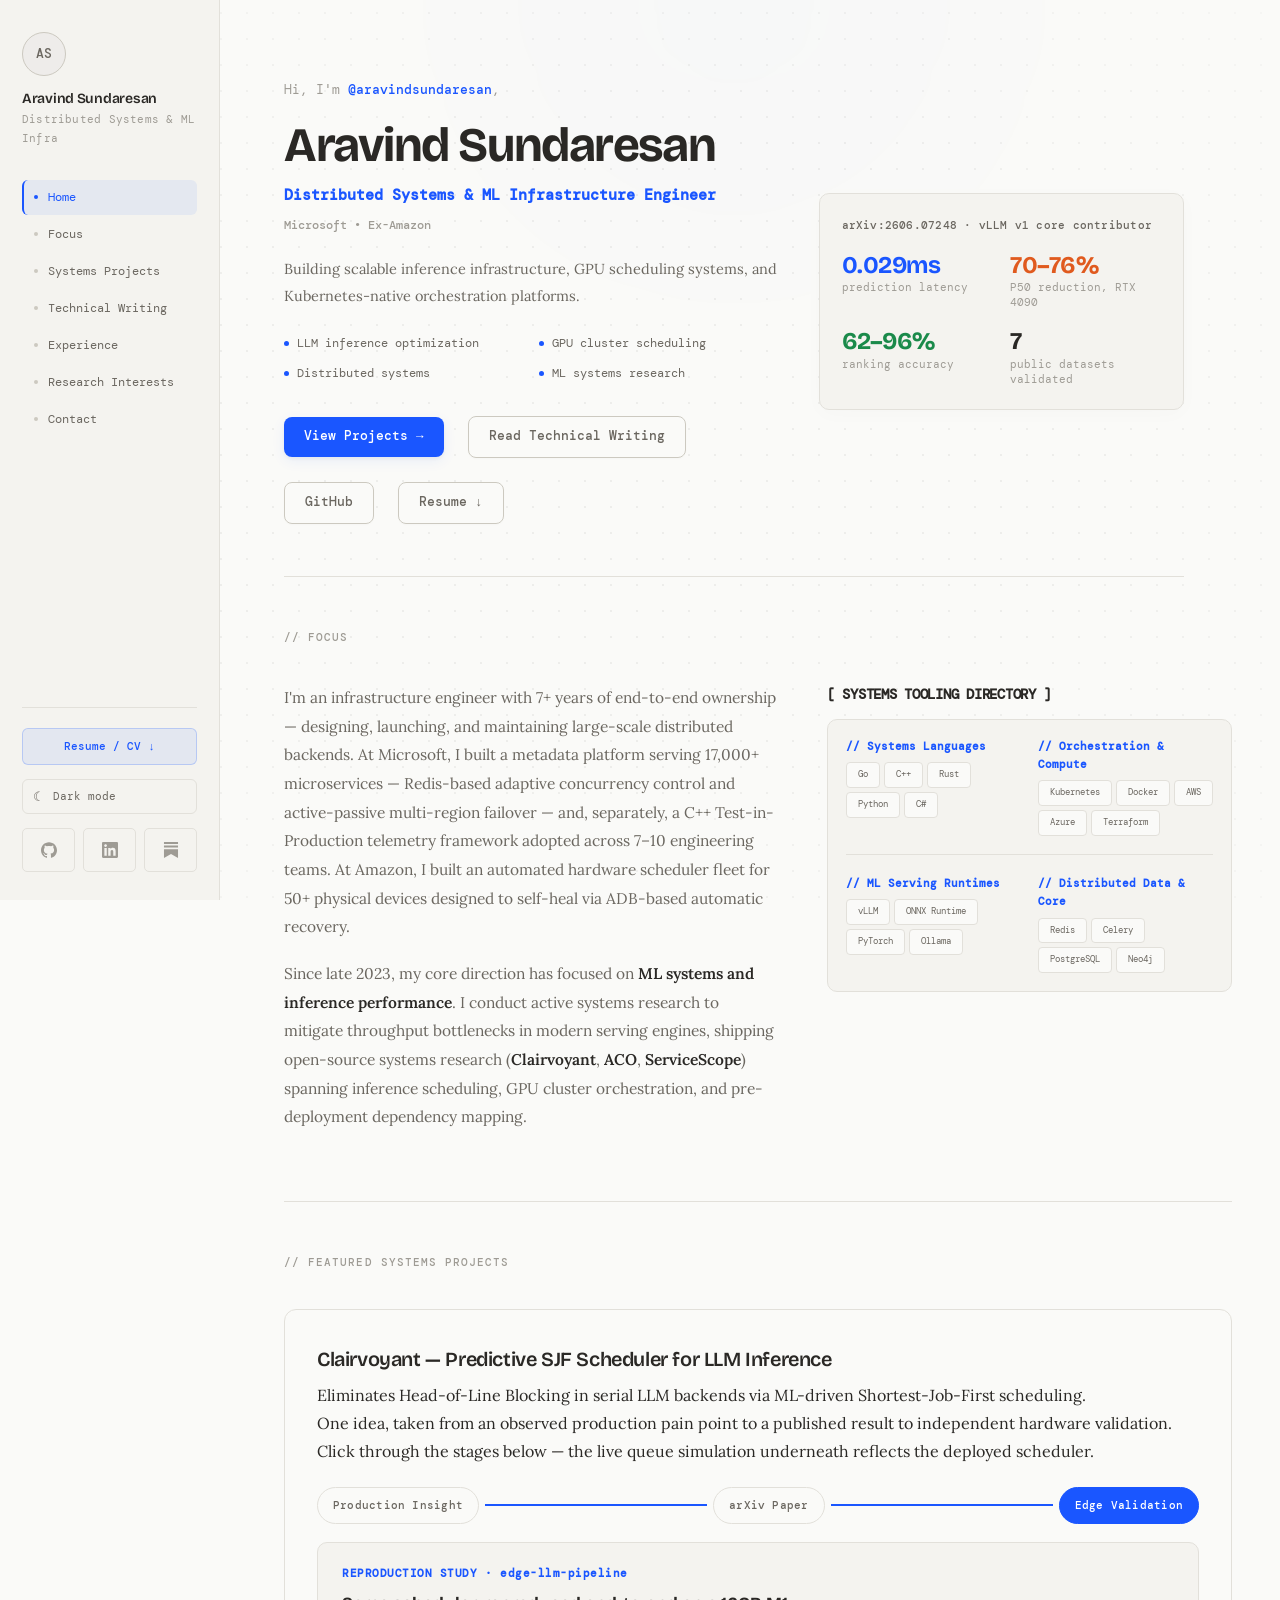
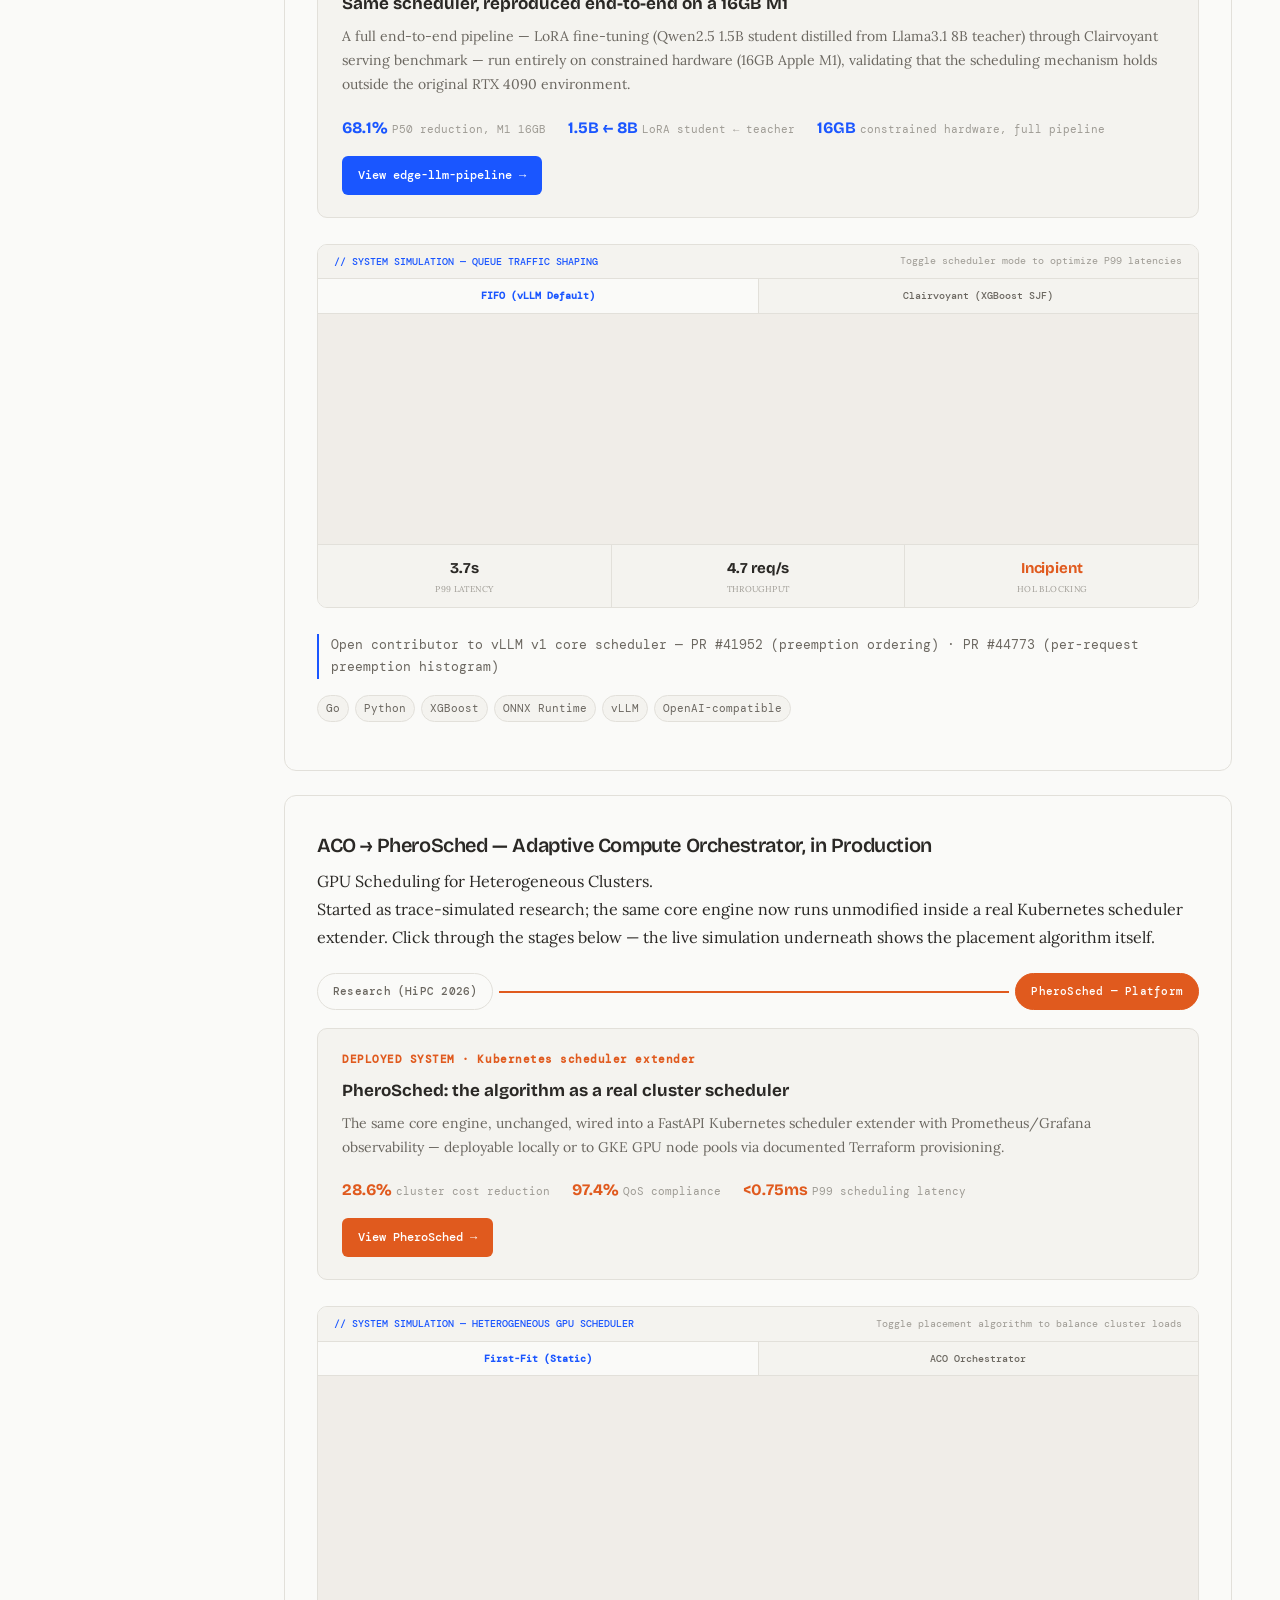
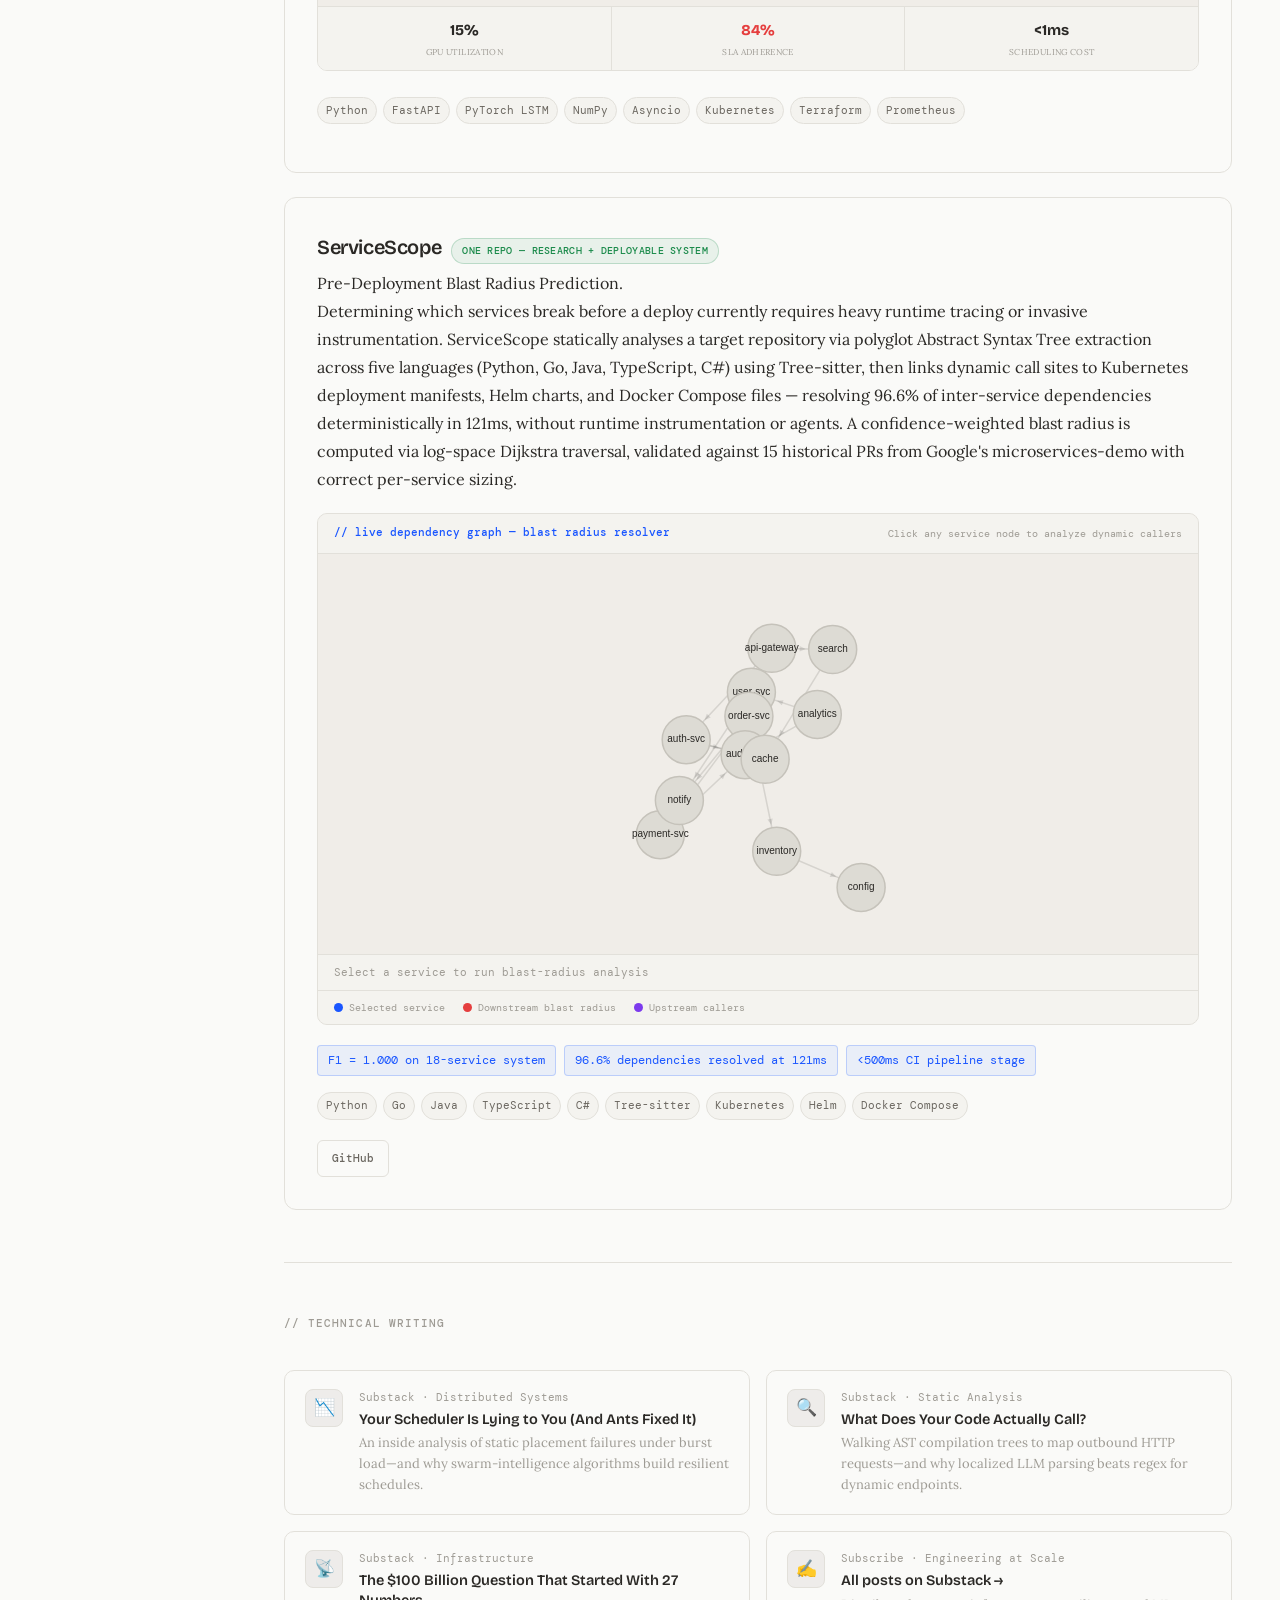
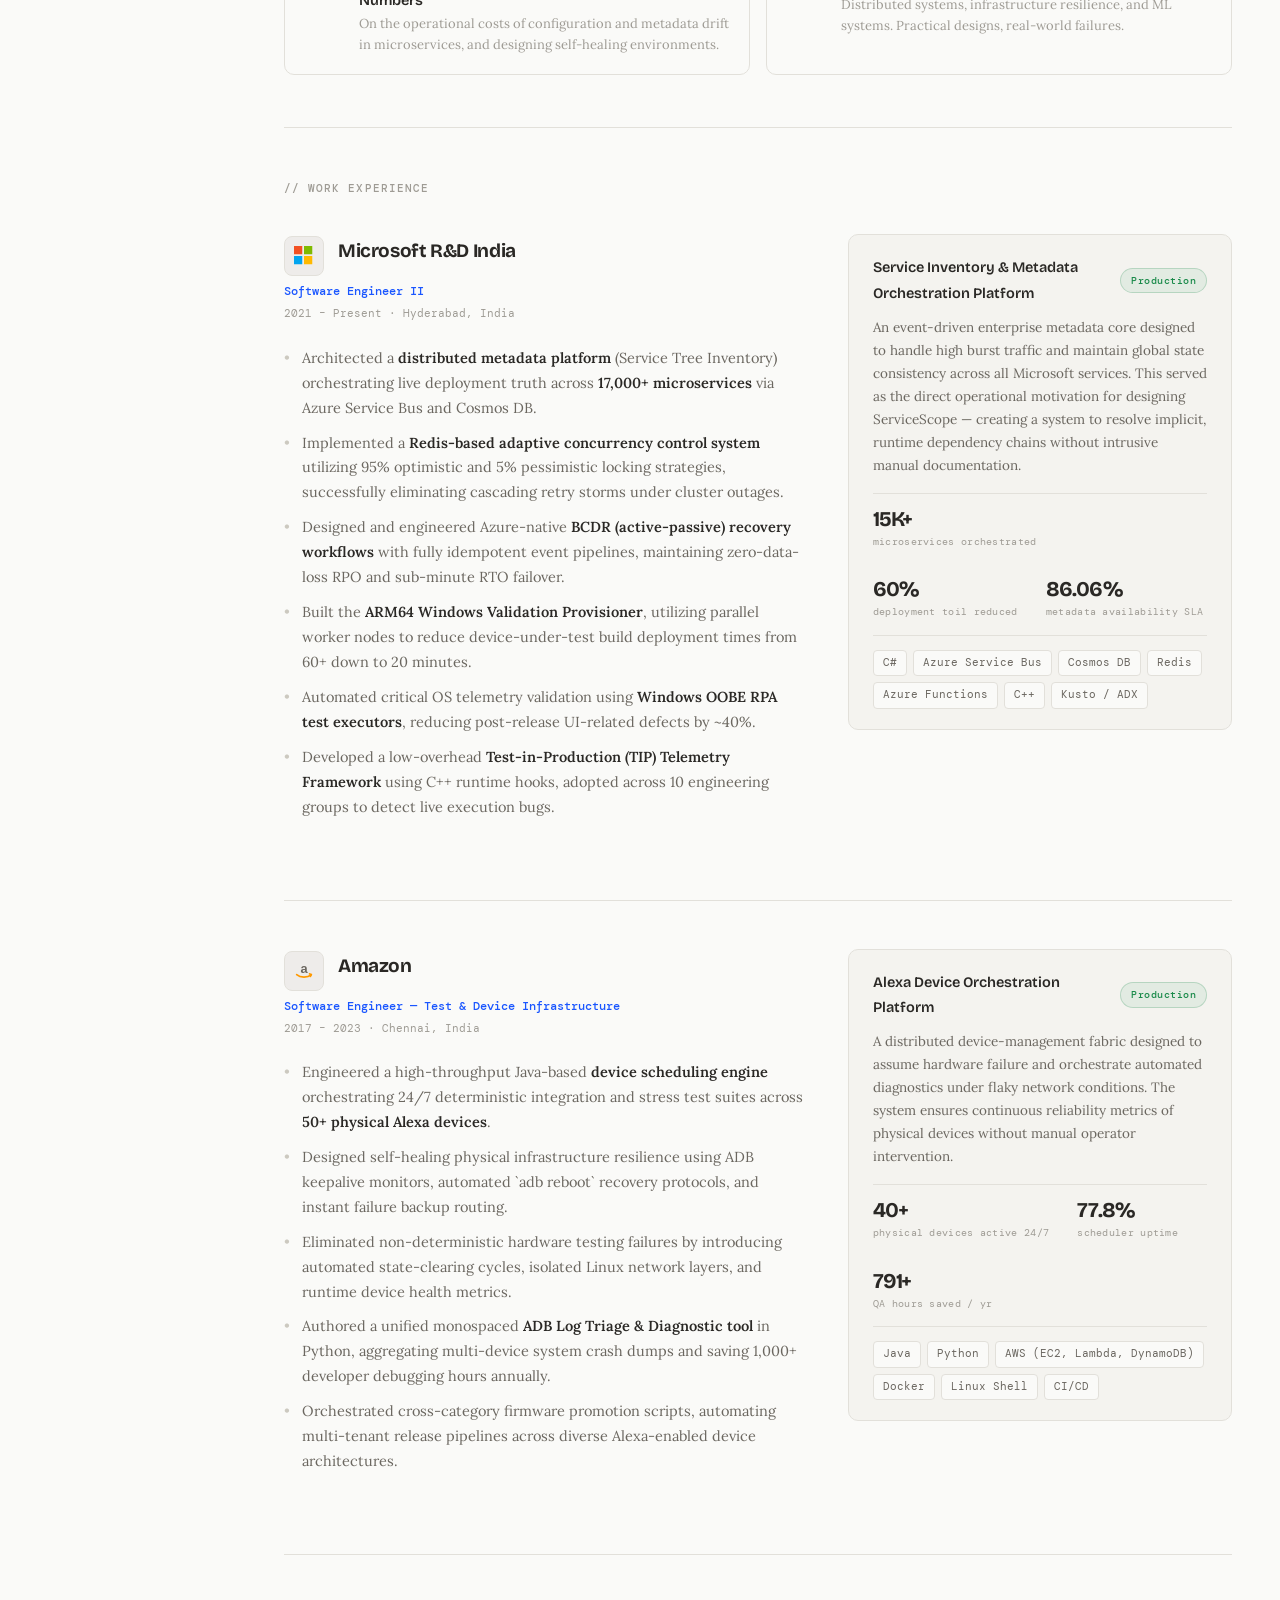
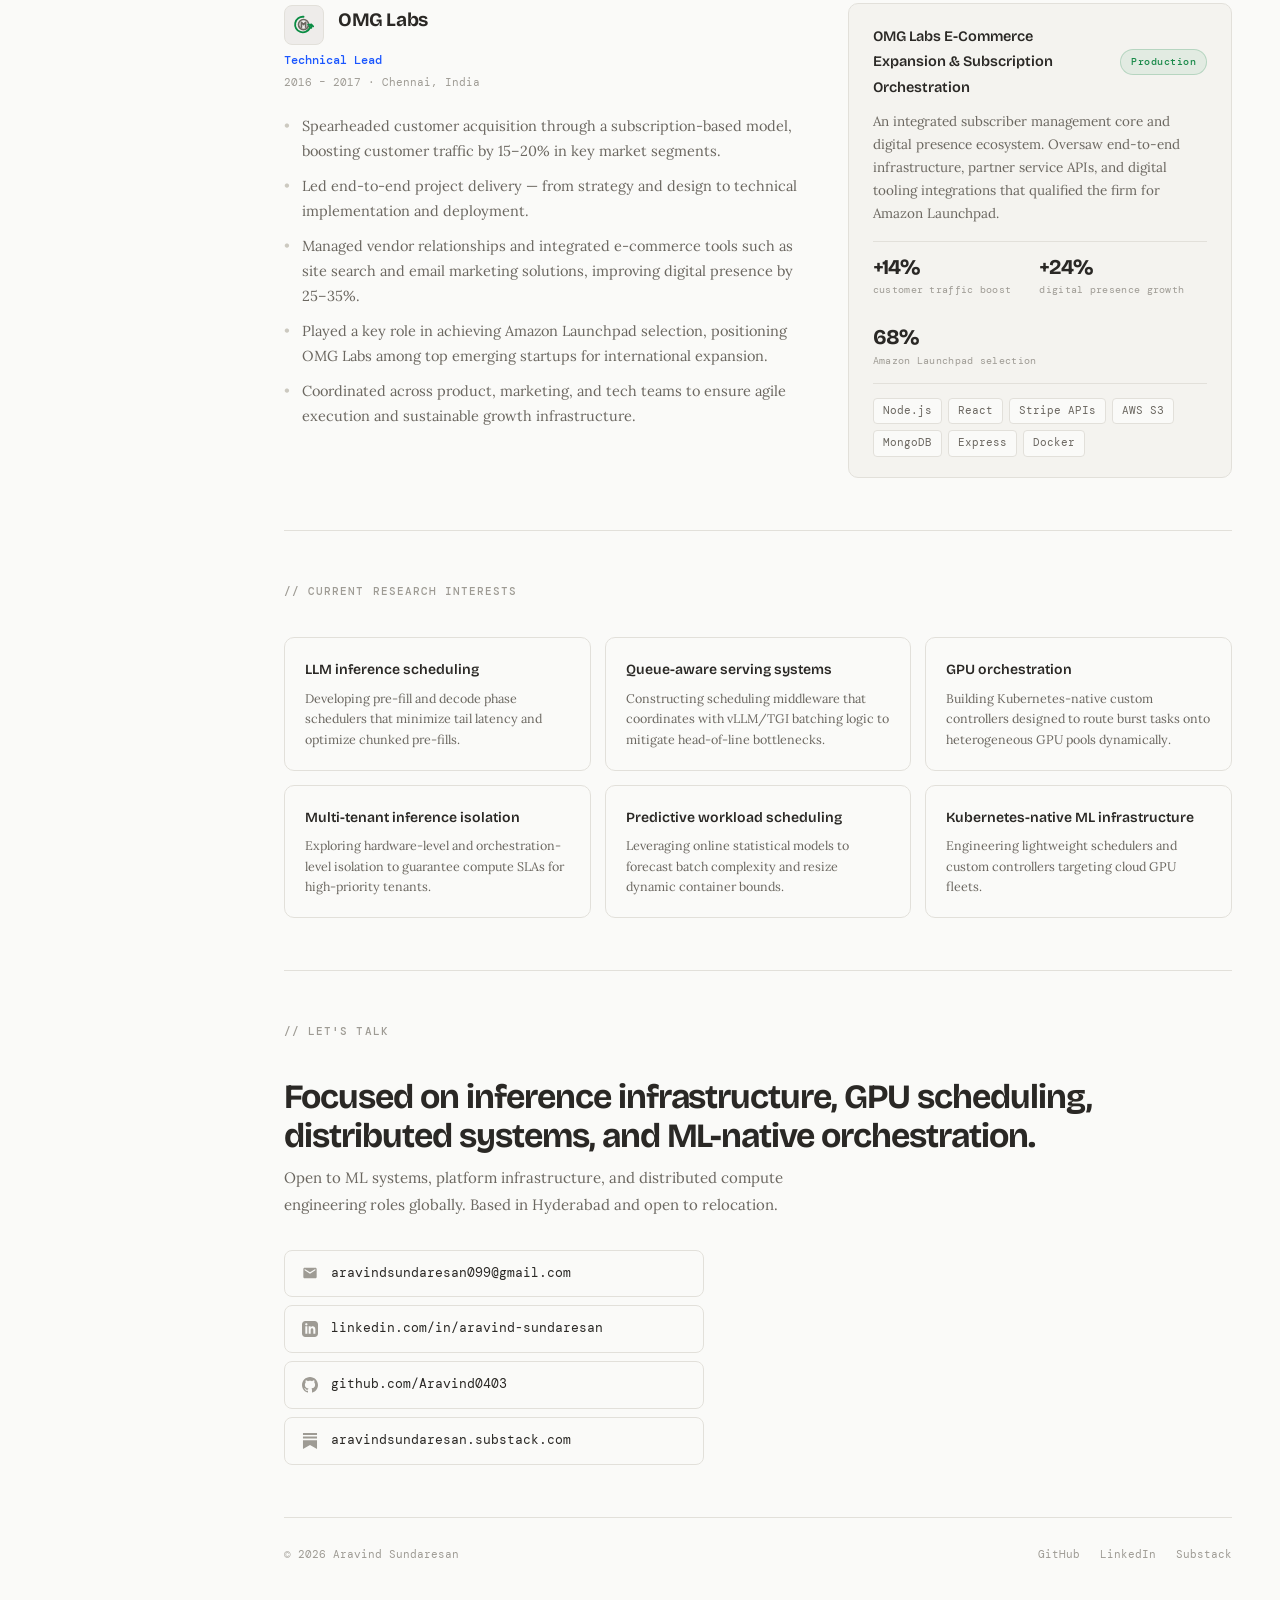
<file: index.html>
<!DOCTYPE html>
<html lang="en" data-theme="light">

<head>
  <meta charset="UTF-8" />
  <meta name="viewport" content="width=device-width, initial-scale=1.0" />
  <title>Aravind Sundaresan · Distributed Systems & ML Infrastructure Engineer</title>
  <meta name="description"
    content="Distributed Systems & ML Infrastructure Engineer. Microsoft, Ex-Amazon. 7+ years building platforms at scale. Clairvoyant Scheduler, ACO, ServiceScope." />
  <meta property="og:title" content="Aravind Sundaresan · Distributed Systems & ML Infrastructure Engineer" />
  <meta property="og:description"
    content="Microsoft, Ex-Amazon. Building scalable LLM inference infrastructure, GPU scheduling systems, and Kubernetes orchestration." />
  <meta property="og:url" content="https://aravindsundaresan.dev" />
  <meta property="og:image" content="og-preview.png" />
  <meta property="og:type" content="website" />
  <!-- Favicon — initials, no extra file needed -->
  <link rel="icon" href="data:image/svg+xml,<svg xmlns='http://www.w3.org/2000/svg' viewBox='0 0 32 32'><rect width='32' height='32' rx='6' fill='%231a56ff'/><text x='50%25' y='54%25' font-family='sans-serif' font-size='14' font-weight='700' fill='white' text-anchor='middle' dominant-baseline='middle'>AS</text></svg>" />
  <link rel="preconnect" href="https://fonts.googleapis.com" />
  <link
    href="https://fonts.googleapis.com/css2?family=Lora:ital,wght@0,400;0,500;0,600;1,400&family=DM+Mono:wght@300;400;500&family=Bricolage+Grotesque:wght@300;400;500;600;700;800&display=swap"
    rel="stylesheet" />

  <!-- Prevent FOUC & Enable Resilient Styles: apply theme and js flag before paint -->
  <script>
    (function () {
      try {
        var s = localStorage.getItem('portfolio-theme');
        var p = window.matchMedia('(prefers-color-scheme: dark)').matches ? 'dark' : 'light';
        document.documentElement.setAttribute('data-theme', s || p);
      } catch (e) {
        var p = window.matchMedia('(prefers-color-scheme: dark)').matches ? 'dark' : 'light';
        document.documentElement.setAttribute('data-theme', p);
      }
      document.documentElement.classList.add('js-enabled');
    })();
  </script>

  <link rel="stylesheet" href="style.v2.css" />

  <!-- Structured data for search engines / ATS crawlers -->
  <script type="application/ld+json">
  {
    "@context": "https://schema.org",
    "@type": "Person",
    "name": "Aravind Sundaresan",
    "jobTitle": "Distributed Systems & ML Infrastructure Engineer",
    "description": "Distributed Systems & ML Infrastructure Engineer with 7+ years of experience. Microsoft, Ex-Amazon R&D India.",
    "url": "https://aravindsundaresan.dev",
    "email": "aravindsundaresan099@gmail.com",
    "address": { "@type": "PostalAddress", "addressLocality": "Hyderabad", "addressCountry": "IN" },
    "sameAs": [
      "https://github.com/Aravind0403",
      "https://linkedin.com/in/aravind-sundaresan",
      "https://aravindsundaresan.substack.com"
    ],
    "alumniOf": [
      { "@type": "Organization", "name": "Microsoft R&D India" },
      { "@type": "Organization", "name": "Amazon" }
    ],
    "knowsAbout": [
      "Distributed Systems", "ML Infrastructure", "GPU Cluster Scheduling",
      "LLM Inference Optimization", "vLLM serving optimization", "ONNX Runtime",
      "Concurrency Control", "Redis locking patterns", "Observability platforms",
      "AST compilation analysis", "Java scheduler", "Python", "Go", "C#", "C++",
      "Azure Service Bus", "Cosmos DB BCDR", "AWS orchestration", "Docker", "Kubernetes"
    ]
  }
  </script>
</head>

<body>

  <!-- ─── DOT-GRID TEXTURE ─────────────────────────────── -->
  <div class="bg-texture" aria-hidden="true"></div>

  <!-- ─── DRAWER OVERLAY (mobile) ──────────────────────── -->
  <div class="drawer-overlay" id="drawerOverlay"></div>

  <div class="layout">

    <!-- ─── SIDEBAR ───────────────────────────────────── -->
    <aside class="sidebar" id="sidebar" aria-label="Site navigation">

      <div class="sidebar-identity">
        <div class="sidebar-avatar" aria-hidden="true">AS</div>
        <span class="sidebar-name">Aravind Sundaresan</span>
        <span class="sidebar-title">Distributed Systems & ML Infra</span>
      </div>

      <nav class="sidebar-nav" aria-label="Page sections">
        <a href="#hero" class="nav-link is-active" data-section="hero">Home</a>
        <a href="#about" class="nav-link" data-section="about">Focus</a>
        <a href="#projects" class="nav-link" data-section="projects">Systems Projects</a>
        <a href="#writing" class="nav-link" data-section="writing">Technical Writing</a>
        <a href="#experience" class="nav-link" data-section="experience">Experience</a>
        <a href="#research" class="nav-link" data-section="research">Research Interests</a>
        <a href="#contact" class="nav-link" data-section="contact">Contact</a>
      </nav>

      <div class="sidebar-footer">
        <a href="resume.pdf" download class="sidebar-resume" aria-label="Download resume PDF">Resume / CV ↓</a>
        <button class="theme-toggle" id="themeToggle" aria-label="Switch to dark mode">
          <span class="theme-icon" aria-hidden="true"></span>
          <span class="theme-label"></span>
        </button>
        <div class="sidebar-socials">
          <a href="https://github.com/Aravind0403" target="_blank" rel="noopener" aria-label="GitHub">
            <svg viewBox="0 0 24 24" width="16" height="16" fill="currentColor" xmlns="http://www.w3.org/2000/svg">
              <path d="M12 .297c-6.63 0-12 5.373-12 12 0 5.303 3.438 9.8 8.205 11.385.6.113.82-.258.82-.577 0-.285-.01-1.04-.015-2.04-3.338.724-4.042-1.61-4.042-1.61C4.422 18.07 3.633 17.7 3.633 17.7c-1.087-.744.084-.729.084-.729 1.205.084 1.838 1.236 1.838 1.236 1.07 1.835 2.809 1.305 3.495.998.108-.776.417-1.305.76-1.605-2.665-.3-5.466-1.332-5.466-5.93 0-1.31.465-2.38 1.235-3.22-.135-.303-.54-1.523.105-3.176 0 0 1.005-.322 3.3 1.23.96-.267 1.98-.399 3-.405 1.02.006 2.04.138 3 .405 2.28-1.552 3.285-1.23 3.285-1.23.645 1.653.24 2.873.12 3.176.765.84 1.23 1.91 1.23 3.22 0 4.61-2.805 5.625-5.475 5.92.42.36.81 1.096.81 2.22 0 1.606-.015 2.896-.015 3.286 0 .315.21.69.825.57C20.565 22.092 24 17.592 24 12.297c0-6.627-5.373-12-12-12"/>
            </svg>
          </a>
          <a href="https://linkedin.com/in/aravind-sundaresan" target="_blank" rel="noopener" aria-label="LinkedIn">
            <svg viewBox="0 0 24 24" width="16" height="16" fill="currentColor" xmlns="http://www.w3.org/2000/svg">
              <path d="M20.447 20.452h-3.554v-5.569c0-1.328-.027-3.037-1.852-3.037-1.853 0-2.136 1.445-2.136 2.939v5.667H9.351V9h3.414v1.561h.046c.477-.9 1.637-1.85 3.37-1.85 3.601 0 4.267 2.37 4.267 5.455v6.286zM5.337 7.433c-1.144 0-2.063-.926-2.063-2.065 0-1.138.92-2.063 2.063-2.063 1.14 0 2.064.925 2.064 2.063 0 1.139-.925 2.065-2.064 2.065zm1.782 13.019H3.555V9h3.564v11.452zM22.225 0H1.771C.792 0 0 .774 0 1.729v20.542C0 23.227.792 24 1.771 24h20.451C23.2 24 24 23.227 24 22.271V1.729C24 .774 23.2 0 22.222 0h.003z"/>
            </svg>
          </a>
          <a href="https://aravindsundaresan.substack.com" target="_blank" rel="noopener" aria-label="Substack">
            <svg viewBox="0 0 24 24" width="16" height="16" fill="currentColor" xmlns="http://www.w3.org/2000/svg">
              <path d="M22.539 8.242H1.46V5.406h21.08v2.836zM1.46 10.812V24L12 18.11 22.54 24V10.812H1.46zM22.54 0H1.46v2.836h21.08V0z"/>
            </svg>
          </a>
        </div>
      </div>

    </aside>

    <!-- ─── MOBILE HEADER ─────────────────────────────── -->
    <header class="mobile-header" aria-label="Site header">
      <span class="mobile-name">Aravind Sundaresan</span>
      <button class="hamburger" id="hamburger" aria-label="Open navigation" aria-expanded="false"
        aria-controls="sidebar">
        <span></span><span></span><span></span>
      </button>
    </header>

    <!-- ─── MAIN CONTENT ──────────────────────────────── -->
    <main class="content" id="main-content">

      <!-- HERO ─────────────────────────────────────────── -->
      <section id="hero" class="hero reveal" aria-labelledby="hero-heading">

        <!-- Decorative background glow for hero -->
        <div class="hero-glow-container" aria-hidden="true">
          <div class="hero-glow"></div>
        </div>

        <div class="hero-grid">
          <div class="hero-left">
            <p class="hero-intro">
              Hi, I'm <a href="https://linkedin.com/in/aravind-sundaresan" target="_blank"
                rel="noopener">@aravindsundaresan</a>,
            </p>

            <h1 id="hero-heading">
              Aravind Sundaresan
            </h1>
            <p class="hero-intro" style="font-size: 15px; font-weight: 600; color: var(--accent); margin-top: -10px; margin-bottom: 8px;">
              Distributed Systems & ML Infrastructure Engineer
            </p>
            <p class="hero-intro" style="font-size: 11.5px; font-weight: 500; color: var(--text-muted); margin-bottom: 20px;">
              Microsoft &bull; Ex-Amazon
            </p>

            <p class="hero-body" style="font-size: 14.5px; margin-bottom: 24px;">
              Building scalable inference infrastructure, GPU scheduling systems, and Kubernetes-native orchestration platforms.
            </p>

            <div class="hero-focus-list" aria-label="Core focus areas">
              <div class="hero-focus-item">
                <span class="hero-focus-dot"></span>
                LLM inference optimization
              </div>
              <div class="hero-focus-item">
                <span class="hero-focus-dot"></span>
                GPU cluster scheduling
              </div>
              <div class="hero-focus-item">
                <span class="hero-focus-dot"></span>
                Distributed systems
              </div>
              <div class="hero-focus-item">
                <span class="hero-focus-dot"></span>
                ML systems research
              </div>
            </div>

            <nav class="hero-ctas" aria-label="Quick links" style="margin-top: 28px;">
              <a href="#projects" class="cta-primary">View Projects →</a>
              <a href="#writing" class="cta-secondary">Read Technical Writing</a>
              <a href="https://github.com/Aravind0403" target="_blank" rel="noopener" class="cta-secondary">GitHub</a>
              <a href="resume.pdf" download class="cta-secondary">Resume ↓</a>
            </nav>
          </div>

          <div class="hero-right">
            <!-- Credentials + key results, replacing decorative terminal -->
            <div class="hero-stats-card">
              <div class="hero-stats-credential">arXiv:2606.07248 &middot; vLLM v1 core contributor</div>
              <div class="hero-stats-grid">
                <div class="hero-stats-item">
                  <span class="hero-stats-num" style="color: var(--accent);">0.029ms</span>
                  <span class="hero-stats-lbl">prediction latency</span>
                </div>
                <div class="hero-stats-item">
                  <span class="hero-stats-num" style="color: var(--accent-warm);">70&ndash;76%</span>
                  <span class="hero-stats-lbl">P50 reduction, RTX 4090</span>
                </div>
                <div class="hero-stats-item">
                  <span class="hero-stats-num" style="color: var(--accent-green);">62&ndash;96%</span>
                  <span class="hero-stats-lbl">ranking accuracy</span>
                </div>
                <div class="hero-stats-item">
                  <span class="hero-stats-num">7</span>
                  <span class="hero-stats-lbl">public datasets validated</span>
                </div>
              </div>
            </div>
          </div>
        </div>

      </section>

      <!-- FOCUS (ABOUT) ────────────────────────────────── -->
      <section id="about" class="reveal" aria-labelledby="about-heading">
        <p class="section-label">// Focus</p>

        <div class="focus-split">
          <div class="focus-left">
            <p class="about-body">
              I'm an infrastructure engineer with 7+ years of end-to-end ownership — designing, launching, and maintaining large-scale distributed backends. At Microsoft, I built a metadata platform serving 17,000+ microservices — Redis-based adaptive concurrency control and active-passive multi-region failover — and, separately, a C++ Test-in-Production telemetry framework adopted across 7–10 engineering teams. At Amazon, I built an automated hardware scheduler fleet for 50+ physical devices designed to self-heal via ADB-based automatic recovery.
            </p>

            <p class="about-body">
              Since late 2023, my core direction has focused on <strong>ML systems and inference performance</strong>. I conduct active systems research to mitigate throughput bottlenecks in modern serving engines, shipping open-source systems research (<strong>Clairvoyant</strong>, <strong>ACO</strong>, <strong>ServiceScope</strong>) spanning inference scheduling, GPU cluster orchestration, and pre-deployment dependency mapping.
            </p>
          </div>

          <div class="focus-right">
            <h3 style="font-size: 13.5px; font-family: var(--mono); color: var(--text); margin-top: 0; margin-bottom: 12px; font-weight: 600;">
              [ SYSTEMS TOOLING DIRECTORY ]
            </h3>
            
            <div style="display: grid; grid-template-columns: 1fr 1fr; gap: 16px; border: 1px solid var(--border); padding: 18px; border-radius: 10px; background: var(--bg-2);">
              <div>
                <h4 style="font-size: 10.5px; font-family: var(--mono); color: var(--accent); margin-bottom: 6px; font-weight: 600;">// Systems Languages</h4>
                <div style="display: flex; flex-wrap: wrap; gap: 4px;">
                  <span class="skill-chip" style="font-size: 9px; background: var(--bg);">Go</span>
                  <span class="skill-chip" style="font-size: 9px; background: var(--bg);">C++</span>
                  <span class="skill-chip" style="font-size: 9px; background: var(--bg);">Rust</span>
                  <span class="skill-chip" style="font-size: 9px; background: var(--bg);">Python</span>
                  <span class="skill-chip" style="font-size: 9px; background: var(--bg);">C#</span>
                </div>
              </div>
              <div>
                <h4 style="font-size: 10.5px; font-family: var(--mono); color: var(--accent); margin-bottom: 6px; font-weight: 600;">// Orchestration & Compute</h4>
                <div style="display: flex; flex-wrap: wrap; gap: 4px;">
                  <span class="skill-chip" style="font-size: 9px; background: var(--bg);">Kubernetes</span>
                  <span class="skill-chip" style="font-size: 9px; background: var(--bg);">Docker</span>
                  <span class="skill-chip" style="font-size: 9px; background: var(--bg);">AWS</span>
                  <span class="skill-chip" style="font-size: 9px; background: var(--bg);">Azure</span>
                  <span class="skill-chip" style="font-size: 9px; background: var(--bg);">Terraform</span>
                </div>
              </div>
              <div style="grid-column: 1 / -1; border-top: 1px solid var(--border); padding-top: 10px; margin-top: 2px;"></div>
              <div style="margin-top: -6px;">
                <h4 style="font-size: 10.5px; font-family: var(--mono); color: var(--accent); margin-bottom: 6px; font-weight: 600;">// ML Serving Runtimes</h4>
                <div style="display: flex; flex-wrap: wrap; gap: 4px;">
                  <span class="skill-chip" style="font-size: 9px; background: var(--bg);">vLLM</span>
                  <span class="skill-chip" style="font-size: 9px; background: var(--bg);">ONNX Runtime</span>
                  <span class="skill-chip" style="font-size: 9px; background: var(--bg);">PyTorch</span>
                  <span class="skill-chip" style="font-size: 9px; background: var(--bg);">Ollama</span>
                </div>
              </div>
              <div style="margin-top: -6px;">
                <h4 style="font-size: 10.5px; font-family: var(--mono); color: var(--accent); margin-bottom: 6px; font-weight: 600;">// Distributed Data & Core</h4>
                <div style="display: flex; flex-wrap: wrap; gap: 4px;">
                  <span class="skill-chip" style="font-size: 9px; background: var(--bg);">Redis</span>
                  <span class="skill-chip" style="font-size: 9px; background: var(--bg);">Celery</span>
                  <span class="skill-chip" style="font-size: 9px; background: var(--bg);">PostgreSQL</span>
                  <span class="skill-chip" style="font-size: 9px; background: var(--bg);">Neo4j</span>
                </div>
              </div>
            </div>
          </div>
        </div>

      </section>

      <!-- FEATURED SYSTEMS PROJECTS ───────────────────── -->
      <section id="projects" aria-labelledby="projects-heading">
        <p class="section-label" id="projects-heading">// Featured Systems Projects</p>

        <div id="projects-container"></div>

      </section>

      <!-- TECHNICAL WRITING ───────────────────────────── -->
      <section id="writing" class="reveal" aria-labelledby="writing-heading">
        <p class="section-label" id="writing-heading">// Technical Writing</p>

        <div id="writing-container" class="writing-entries"></div>

      </section>

      <!-- EXPERIENCE ───────────────────────────────────── -->
      <section id="experience" class="reveal" aria-labelledby="experience-heading">
        <p class="section-label" id="experience-heading">// Work Experience</p>

        <div id="experience-container"></div>

      </section>

      <!-- RESEARCH INTERESTS ────────────────────────────── -->
      <section id="research" class="reveal" aria-labelledby="research-heading">
        <p class="section-label" id="research-heading">// Current Research Interests</p>

        <div id="research-interests-container" class="research-grid"></div>

      </section>

      <!-- CONTACT ───────────────────────────────────────── -->
      <section id="contact" class="reveal" aria-labelledby="contact-heading">
        <p class="section-label">// Let's talk</p>

        <h2 id="contact-heading">Focused on inference infrastructure, GPU scheduling, distributed systems, and ML-native orchestration.</h2>

        <p class="contact-body">
          Open to ML systems, platform infrastructure, and distributed compute engineering roles globally. Based in Hyderabad and open to relocation.
        </p>

        <div class="contact-links">
          <a href="mailto:aravindsundaresan099@gmail.com" class="c-link">
            <svg class="c-icon" viewBox="0 0 24 24" width="16" height="16" fill="currentColor" xmlns="http://www.w3.org/2000/svg">
              <path d="M20 4H4c-1.1 0-1.99.9-1.99 2L2 18c0 1.1.9 2 2 2h16c1.1 0 2-.9 2-2V6c0-1.1-.9-2-2-2zm0 4l-8 5-8-5V6l8 5 8-5v2z"/>
            </svg>
            aravindsundaresan099@gmail.com
          </a>
          <a href="https://linkedin.com/in/aravind-sundaresan" target="_blank" rel="noopener" class="c-link">
            <svg class="c-icon" viewBox="0 0 24 24" width="16" height="16" fill="currentColor" xmlns="http://www.w3.org/2000/svg">
              <path d="M19 0h-14c-2.761 0-5 2.239-5 5v14c0 2.761 2.239 5 5 5h14c2.762 0 5-2.239 5-5v-14c0-2.761-2.238-5-5-5zm-11 19h-3v-11h3v11zm-1.5-12.268c-.966 0-1.75-.779-1.75-1.75s.784-1.75 1.75-1.75 1.75.779 1.75 1.75-.784 1.75-1.75 1.75zm13.5 12.268h-3v-5.604c0-3.368-4-3.113-4 0v5.604h-3v-11h3v1.765c1.396-2.586 7-2.777 7 2.476v6.759z"/>
            </svg>
            linkedin.com/in/aravind-sundaresan
          </a>
          <a href="https://github.com/Aravind0403" target="_blank" rel="noopener" class="c-link">
            <svg class="c-icon" viewBox="0 0 24 24" width="16" height="16" fill="currentColor" xmlns="http://www.w3.org/2000/svg">
              <path d="M12 0c-6.626 0-12 5.373-12 12 0 5.302 3.438 9.8 8.207 11.387.599.111.793-.261.793-.577v-2.234c-3.338.726-4.033-1.416-4.033-1.416-.546-1.387-1.333-1.756-1.333-1.756-1.089-.745.083-.729.083-.729 1.205.084 1.839 1.237 1.839 1.237 1.07 1.834 2.807 1.304 3.492.997.107-.775.418-1.305.762-1.604-2.665-.305-5.467-1.334-5.467-5.931 0-1.311.469-2.381 1.236-3.221-.124-.303-.535-1.524.117-3.176 0 0 1.008-.322 3.301 1.23.957-.266 1.983-.399 3.003-.404 1.02.005 2.047.138 3.006.404 2.291-1.552 3.297-1.23 3.297-1.23.653 1.653.242 2.874.118 3.176.77.84 1.235 1.911 1.235 3.221 0 4.609-2.807 5.624-5.479 5.921.43.372.823 1.102.823 2.222v3.293c0 .319.192.694.801.576 4.765-1.589 8.199-6.086 8.199-11.386 0-6.627-5.373-12-12-12z"/>
            </svg>
            github.com/Aravind0403
          </a>
          <a href="https://aravindsundaresan.substack.com" target="_blank" rel="noopener" class="c-link">
            <svg class="c-icon" viewBox="0 0 24 24" width="16" height="16" fill="currentColor" xmlns="http://www.w3.org/2000/svg">
              <path d="M22.539 8.242H1.46V5.406h21.08v2.836zM1.46 10.812V24L12 18.11 22.54 24V10.812H1.46zM22.54 0H1.46v2.836h21.08V0z"/>
            </svg>
            aravindsundaresan.substack.com
          </a>
        </div>

      </section>

      <!-- FOOTER ────────────────────────────────────────── -->
      <footer>
        <span class="footer-copy">© 2026 Aravind Sundaresan</span>
        <nav class="footer-links" aria-label="Footer links">
          <a href="https://github.com/Aravind0403" target="_blank" rel="noopener">GitHub</a>
          <a href="https://linkedin.com/in/aravind-sundaresan" target="_blank" rel="noopener">LinkedIn</a>
          <a href="https://aravindsundaresan.substack.com" target="_blank" rel="noopener">Substack</a>
        </nav>
      </footer>

    </main><!-- /content -->

  </div><!-- /layout -->

  <script src="data.v2.js" defer></script>
  <script src="main.v2.js" defer></script>
  <script src="graph.v2.js" defer></script>
  <script src="simulations.v2.js" defer></script>

  <!-- ATS / no-JS fallback: invisible when JS runs, indexed by crawlers that don't execute JS -->
  <noscript>
    <div style="padding:48px 32px;font-family:Georgia,serif;max-width:760px;margin:auto;line-height:1.75">
      <h1>Aravind Sundaresan — Infrastructure Engineer</h1>
      <p>7+ years building distributed systems and platform infrastructure. Microsoft R&D India (Software Engineer II, 2021–Present). Ex-Amazon (Software Engineer — Test &amp; Device Infrastructure, 2017–2023). OMG Labs (Technical Lead, 2016–2017). Based in Hyderabad, open to relocation.</p>
      <h2>Work Experience</h2>
      <p><strong>Microsoft R&amp;D India — Software Engineer II (2021–Present):</strong> Distributed metadata platform across 17,000+ microservices. Redis adaptive concurrency control. Azure BCDR active-passive. ARM64 Windows Validation Pipeline. RPA automation reducing UI defects ~40%.</p>
      <p><strong>Amazon — Software Engineer, Test &amp; Device Infrastructure (2017–2023):</strong> Java scheduler for 50+ Alexa physical devices 24/7. ADB log diagnostic tooling adopted by 7+ teams. 98%+ platform uptime. 1,000+ QA hours saved per year.</p>
      <p><strong>OMG Labs — Technical Lead (2016–2017):</strong> Subscription-based customer acquisition models. Managed e-commerce tools and end-to-end strategy. Amazon Launchpad startup selection.</p>
      <h2>Open-Source Projects</h2>
      <p><strong>ServiceScope:</strong> AI-native blast-radius analysis for Python microservices using AST walking and local LLM inference. Python, FastAPI, Celery, PostgreSQL, Neo4j, Ollama, Redis, Docker.</p>
      <p><strong>ACO — Adaptive Compute Orchestrator:</strong> Predictive job scheduler with LSTM per-node predictors and ant-colony optimisation. Python, FastAPI, PyTorch, Asyncio. 202 tests passing.</p>
      <div class="static-project">
          <h3>Clairvoyant — Predictive SJF Scheduler for LLM Inference</h3>
          <p><em>Eliminates Head-of-Line Blocking in serial LLM backends via ML-driven Shortest-Job-First scheduling.</em></p>
          <p>Serial inference backends (Ollama, llama.cpp) dispatch requests FCFS — short requests queue behind long ones and P50 latency collapses under burst load. Clairvoyant is a Go HTTP sidecar proxy that predicts output token length in <strong>0.029ms</strong> using an ONNX-exported <strong>XGBoost model</strong>, reorders requests via a min-heap priority queue with starvation protection, and reduces short-request P50 latency by <strong>70–76%</strong> on RTX 4090 and <strong>68.1%</strong> on Apple M1. Validated across 7 public LLM datasets with <strong>62–96%</strong> ranking accuracy.</p>
          
          <ul>
              <li><strong>Metrics:</strong> 0.029ms prediction latency | 70–76% P50 reduction (RTX 4090) | 68.1% P50 reduction (Apple M1) | 62–96% ranking accuracy</li>
              <li><strong>Stack:</strong> Go, Python, XGBoost, ONNX Runtime, vLLM, OpenAI-compatible, Kubernetes</li>
              <li><strong>Open Source:</strong> Open contributor to vLLM v1 core scheduler — PR #41952 (preemption ordering) · PR #44773 (per-request preemption histogram)</li>
          </ul>
          
          <p><strong>Links:</strong> 
              <a href="https://arxiv.org/abs/2606.07248">arXiv:2606.07248</a> | 
              <a href="https://github.com/Aravind0403/clairvoyant-scheduler">GitHub</a> | 
              <a href="https://huggingface.co/Aravind0495/clairvoyant-scheduler">HuggingFace</a> | 
              <a href="https://github.com/Aravind0403/edge-llm-pipeline">Edge Pipeline</a> | 
              <a href="https://aravind0403.github.io/runtime-gaps-create-blind-spots/">Blog</a>
          </p>
      </div>
      <h2>Core Skills</h2>
      <p>Distributed Systems · Event-Driven Architecture · Concurrency Control · Traffic Shaping · Observability · CI/CD Platforms · Device Orchestration · Platform Reliability · LLM Inference Infrastructure · C# · Java · Python · Go · Azure (Service Bus, Cosmos DB, Functions, ADX) · AWS (EC2, Lambda) · Redis · PostgreSQL · Neo4j · FastAPI · Celery · Docker · Alembic</p>
      <h2>Contact</h2>
      <p>Email: aravindsundaresan099@gmail.com · LinkedIn: linkedin.com/in/aravind-sundaresan · GitHub: github.com/Aravind0403 · Substack: aravindsundaresan.substack.com</p>
    </div>
  </noscript>

</body>

</html>
</file>
<file: style.v2.css>
/* ============================================================
   PORTFOLIO — style.css
   Design system, layout, components, themes, animations.
   ============================================================ */

/* ─── RESET ─────────────────────────────────────────────── */
*, *::before, *::after { box-sizing: border-box; margin: 0; padding: 0; }
img, canvas { display: block; max-width: 100%; }
button { font: inherit; cursor: pointer; background: none; border: none; }
a { color: inherit; text-decoration: none; }
ul { list-style: none; }

/* ─── TOKENS — LIGHT (DEFAULT) ──────────────────────────── */
:root {
  /* Surfaces */
  --bg:           #fafaf8;
  --bg-2:         #f4f3ef;
  --bg-3:         #eeecea;
  --bg-blur:      rgba(250,250,248,0.92);

  /* Borders */
  --border:       #e2e0da;
  --border-mid:   #ccc9c0;

  /* Text */
  --text:         #2a2825;
  --text-mid:     #6b6760;
  --text-muted:   #9e9b94;

  /* Accents */
  --accent:            #1a56ff;
  --accent-bg:         rgba(26, 86,255,0.07);
  --accent-border:     rgba(26, 86,255,0.22);
  --accent-warm:       #e05a1e;
  --accent-warm-bg:    rgba(224, 90, 30,0.08);
  --accent-warm-border:rgba(224, 90, 30,0.22);
  --accent-green:      #1a8a4a;
  --accent-green-bg:   rgba(26,138, 74,0.08);
  --accent-green-border:rgba(26,138,74,0.22);

  /* Graph */
  --graph-node:          #dddbd4;
  --graph-node-stroke:   #c5c2ba;
  --graph-node-hover:    #ccc9c0;
  --graph-blast:         #e53e3e;
  --graph-upstream:      #7c3aed;
  --graph-edge:          rgba(42,40,37,0.13);
  --graph-edge-blast:    rgba(229,62,62,0.55);
  --graph-edge-upstream: rgba(124,58,237,0.55);
  --graph-label:         #2a2825;
  --graph-bg:            #f0ede8;

  /* Dot texture */
  --dot-color:    rgba(42,40,37,0.06);

  /* Typography */
  --serif:   'Lora', Georgia, serif;
  --display: 'Bricolage Grotesque', sans-serif;
  --mono:    'DM Mono', monospace;

  /* Layout */
  --sidebar-w:   220px;
  --content-max: 660px;
  --sec-pad:     52px;
  --pad-x:       48px;

  /* Motion */
  --ease:  cubic-bezier(0.25, 0, 0.15, 1);
  --dur:   200ms;
}

/* ─── TOKENS — DARK ──────────────────────────────────────── */
[data-theme="dark"] {
  --bg:     #131211;
  --bg-2:   #1c1b19;
  --bg-3:   #252320;
  --bg-blur:rgba(19,18,17,0.92);

  --border:     #2c2a27;
  --border-mid: #3a3733;

  --text:      #e6e4de;
  --text-mid:  #9e9b94;
  --text-muted:#858079;

  --accent:              #4d7aff;
  --accent-bg:           rgba(77,122,255,0.10);
  --accent-border:       rgba(77,122,255,0.28);
  --accent-warm:         #f07040;
  --accent-warm-bg:      rgba(240,112,64,0.10);
  --accent-warm-border:  rgba(240,112,64,0.28);
  --accent-green:        #22a55e;
  --accent-green-bg:     rgba(34,165,94,0.10);
  --accent-green-border: rgba(34,165,94,0.28);

  --graph-node:         #2e2c2a;
  --graph-node-stroke:  #3d3a36;
  --graph-node-hover:   #3a3835;
  --graph-label:        #e6e4de;
  --graph-edge:         rgba(230,228,222,0.11);
  --graph-bg:           #1c1b19;

  --dot-color: rgba(230,228,222,0.04);
}

/* ─── BASE ───────────────────────────────────────────────── */
html {
  scroll-behavior: smooth;
}

body {
  background:  var(--bg);
  color:       var(--text);
  font-family: var(--serif);
  font-size:   16px;
  line-height: 1.75;
  -webkit-font-smoothing: antialiased;
  min-height: 100vh;
  overflow-x: hidden;
}

/* ─── DOT-GRID TEXTURE ───────────────────────────────────── */
.bg-texture {
  position: fixed;
  inset: 0;
  pointer-events: none;
  z-index: 0;
  background-image: radial-gradient(circle, var(--dot-color) 1px, transparent 1px);
  background-size: 26px 26px;
  -webkit-mask-image: radial-gradient(ellipse 90% 90% at 50% 50%, black 40%, transparent 100%);
  mask-image:         radial-gradient(ellipse 90% 90% at 50% 50%, black 40%, transparent 100%);
}

/* ─── LAYOUT ─────────────────────────────────────────────── */
.layout {
  display: flex;
  min-height: 100vh;
  position: relative;
  z-index: 1;
}

.content {
  flex: 1;
  margin-left: var(--sidebar-w);
  padding: 0 var(--pad-x);
  min-width: 0;
}

/* ─── SIDEBAR ────────────────────────────────────────────── */
.sidebar {
  position: fixed;
  top: 0; left: 0;
  width: var(--sidebar-w);
  height: 100vh;
  background: var(--bg-2);
  border-right: 1px solid var(--border);
  display: flex;
  flex-direction: column;
  padding: 32px 22px 28px;
  overflow-y: auto;
  overflow-x: hidden;
  z-index: 200;
  transition: transform var(--dur) var(--ease), box-shadow var(--dur) var(--ease);
}

.sidebar-identity {
  margin-bottom: 32px;
}

.sidebar-avatar {
  width: 44px;
  height: 44px;
  border-radius: 50%;
  background: var(--bg-3);
  border: 1.5px solid var(--border-mid);
  display: flex;
  align-items: center;
  justify-content: center;
  font-family: var(--mono);
  font-size: 13px;
  font-weight: 500;
  color: var(--text-mid);
  margin-bottom: 14px;
  overflow: hidden;
}

.sidebar-avatar img { width: 100%; height: 100%; object-fit: cover; }

.sidebar-name {
  display: block;
  font-family: var(--display);
  font-weight: 600;
  font-size: 14px;
  letter-spacing: -0.02em;
  color: var(--text);
  line-height: 1.3;
  margin-bottom: 3px;
}

.sidebar-title {
  display: block;
  font-family: var(--mono);
  font-size: 10.5px;
  color: var(--text-muted);
  letter-spacing: 0.02em;
}

/* Nav */
.sidebar-nav {
  flex: 1;
  display: flex;
  flex-direction: column;
  gap: 2px;
}

.nav-link {
  display: flex;
  align-items: center;
  gap: 10px;
  font-family: var(--mono);
  font-size: 12px;
  color: var(--text-mid);
  padding: 7px 10px;
  border-radius: 6px;
  border-left: 2px solid transparent;
  transition: color var(--dur) var(--ease), background var(--dur) var(--ease), border-color var(--dur) var(--ease);
  white-space: nowrap;
}

.nav-link::before {
  content: '';
  width: 4px;
  height: 4px;
  border-radius: 50%;
  background: var(--border-mid);
  flex-shrink: 0;
  transition: background var(--dur) var(--ease);
}

.nav-link:hover {
  color: var(--text);
  background: var(--bg-3);
}

.nav-link.is-active {
  color: var(--accent);
  border-left-color: var(--accent);
  background: var(--accent-bg);
}

.nav-link.is-active::before {
  background: var(--accent);
}

/* Sidebar footer */
.sidebar-footer {
  margin-top: 24px;
  padding-top: 20px;
  border-top: 1px solid var(--border);
  display: flex;
  flex-direction: column;
  gap: 14px;
}

/* ─── SIDEBAR RESUME BUTTON ──────────────────────────────── */
.sidebar-resume {
  display: flex;
  align-items: center;
  justify-content: center;
  font-family: var(--mono);
  font-size: 11px;
  font-weight: 500;
  color: var(--accent);
  padding: 8px 10px;
  border-radius: 6px;
  border: 1px solid var(--accent-border);
  background: var(--accent-bg);
  transition: all var(--dur) var(--ease);
  width: 100%;
  text-align: center;
}

.sidebar-resume:hover {
  background: var(--accent);
  color: #fff;
  border-color: var(--accent);
}

.sidebar-resume:active { transform: scale(0.97); }

.theme-toggle {
  display: flex;
  align-items: center;
  gap: 8px;
  font-family: var(--mono);
  font-size: 11px;
  color: var(--text-mid);
  padding: 7px 10px;
  border-radius: 6px;
  border: 1px solid var(--border);
  transition: all var(--dur) var(--ease);
  width: 100%;
}

.theme-toggle:hover {
  color: var(--text);
  border-color: var(--border-mid);
  background: var(--bg-3);
}

.theme-toggle:active {
  transform: scale(0.96);
}

.theme-icon {
  font-size: 13px;
  line-height: 1;
}

[data-theme="light"] .theme-icon::before { content: '☾'; }
[data-theme="dark"]  .theme-icon::before { content: '☀'; }
[data-theme="light"] .theme-label::after { content: 'Dark mode'; }
[data-theme="dark"]  .theme-label::after { content: 'Light mode'; }

.sidebar-socials {
  display: flex;
  gap: 8px;
}

.sidebar-socials a {
  font-family: var(--mono);
  font-size: 10.5px;
  font-weight: 500;
  color: var(--text-muted);
  padding: 5px 10px;
  border: 1px solid var(--border);
  border-radius: 5px;
  transition: all var(--dur) var(--ease);
  flex: 1;
  text-align: center;
  min-height: 44px;
  display: flex;
  align-items: center;
  justify-content: center;
}

.sidebar-socials a:hover {
  color: var(--accent);
  border-color: var(--accent-border);
  background: var(--accent-bg);
}

.sidebar-socials a:active {
  transform: scale(0.96);
}

/* ─── MOBILE HEADER ──────────────────────────────────────── */
.mobile-header {
  display: none;
  position: sticky;
  top: 0;
  z-index: 250;
  background: var(--bg-blur);
  backdrop-filter: blur(12px);
  -webkit-backdrop-filter: blur(12px);
  border-bottom: 1px solid var(--border);
  padding: 0 20px;
  height: 56px;
  align-items: center;
  justify-content: space-between;
}

.mobile-name {
  font-family: var(--display);
  font-size: 14px;
  font-weight: 600;
  letter-spacing: -0.02em;
  color: var(--text);
}

.hamburger {
  display: flex;
  flex-direction: column;
  justify-content: center;
  gap: 5px;
  width: 36px;
  height: 36px;
  padding: 6px;
}

.hamburger span {
  display: block;
  width: 100%;
  height: 1.5px;
  background: var(--text-mid);
  border-radius: 2px;
  transform-origin: center;
  transition: transform var(--dur) var(--ease), opacity var(--dur) var(--ease);
}

.hamburger.is-open span:nth-child(1) { transform: translateY(6.5px) rotate(45deg); }
.hamburger.is-open span:nth-child(2) { opacity: 0; transform: scaleX(0); }
.hamburger.is-open span:nth-child(3) { transform: translateY(-6.5px) rotate(-45deg); }

/* ─── DRAWER OVERLAY ─────────────────────────────────────── */
.drawer-overlay {
  display: block;
  position: fixed;
  inset: 0;
  background: rgba(0,0,0,0.4);
  z-index: 190;
  opacity: 0;
  pointer-events: none;
  transition: opacity var(--dur) var(--ease);
}

.drawer-overlay.is-visible {
  opacity: 1;
  pointer-events: auto;
}

/* ─── SECTIONS ───────────────────────────────────────────── */
section {
  max-width: var(--content-max);
  padding: var(--sec-pad) 0;
  border-bottom: 1px solid var(--border);
}

section:last-child { border-bottom: none; }

.section-label {
  font-family: var(--mono);
  font-size: 10.5px;
  font-weight: 500;
  letter-spacing: 0.1em;
  text-transform: uppercase;
  color: var(--text-muted);
  margin-bottom: 36px;
}

h1 {
  font-family: var(--display);
  font-weight: 700;
  font-size: clamp(28px, 5vw, 48px);
  line-height: 1.08;
  letter-spacing: -0.03em;
  color: var(--text);
  margin-bottom: 20px;
}

h2 {
  font-family: var(--display);
  font-weight: 700;
  font-size: clamp(22px, 3.5vw, 34px);
  line-height: 1.15;
  letter-spacing: -0.03em;
  color: var(--text);
  margin-bottom: 8px;
}

h3 {
  font-family: var(--display);
  font-weight: 600;
  font-size: 19px;
  letter-spacing: -0.02em;
  color: var(--text);
  margin-bottom: 4px;
}

/* ─── HERO ───────────────────────────────────────────────── */
.hero { 
  padding-top: 80px; 
  position: relative; 
}

/* Premium Radial Glow Background */
.hero-glow-container {
  position: absolute;
  top: 0;
  left: 0;
  width: 100%;
  height: 100%;
  pointer-events: none;
  z-index: -1;
  overflow: visible;
  opacity: 0.22;
  transition: opacity var(--dur) var(--ease);
}

[data-theme="dark"] .hero-glow-container {
  opacity: 0.35;
}

.hero-glow {
  position: absolute;
  top: -150px;
  left: -10%;
  width: 120%;
  height: 500px;
  background: radial-gradient(
    circle at 50% 30%,
    var(--accent-bg) 0%,
    transparent 65%
  );
  filter: blur(60px);
  animation: breathing-glow 10s ease-in-out infinite alternate;
}

@keyframes breathing-glow {
  0% {
    transform: scale(0.96) translateY(0);
  }
  100% {
    transform: scale(1.04) translateY(15px);
  }
}

.hero-intro {
  font-family: var(--mono);
  font-size: 12.5px;
  color: var(--text-muted);
  margin-bottom: 18px;
}

.hero-intro a {
  color: var(--accent);
  font-weight: 500;
  display: inline-block;
  transition: transform var(--dur) var(--ease), color var(--dur) var(--ease);
}

.hero-intro a:hover {
  color: color-mix(in oklab, var(--accent) 80%, #000);
  transform: translateY(-0.5px) scale(1.02);
}

[data-theme="dark"] .hero-intro a:hover {
  color: color-mix(in oklab, var(--accent) 80%, #fff);
}

.hero-highlight {
  background: linear-gradient(135deg, var(--accent) 0%, color-mix(in oklab, var(--accent) 65%, var(--accent-warm)) 100%);
  -webkit-background-clip: text;
  background-clip: text;
  -webkit-text-fill-color: transparent;
  color: var(--accent); /* Fallback */
  display: inline;
}

.hero-roles {
  display: flex;
  flex-wrap: wrap;
  gap: 8px;
  margin-bottom: 28px;
}

.role-pill {
  font-family: var(--mono);
  font-size: 11px;
  font-weight: 500;
  letter-spacing: 0.03em;
  color: var(--text-mid);
  background: var(--bg-2);
  border: 1px solid var(--border);
  padding: 6px 14px;
  border-radius: 100px;
  cursor: pointer;
  user-select: none;
  display: inline-flex;
  align-items: center;
  gap: 8px;
  transition: 
    color var(--dur) var(--ease),
    background var(--dur) var(--ease),
    border-color var(--dur) var(--ease),
    transform var(--dur) var(--ease),
    box-shadow var(--dur) var(--ease);
}

.role-pill::before {
  content: '';
  display: inline-block;
  width: 5px;
  height: 5px;
  border-radius: 50%;
  background: currentColor;
  opacity: 0.35;
  transition: opacity var(--dur) var(--ease), background var(--dur) var(--ease), transform var(--dur) var(--ease);
}

.role-pill:hover:not(.active) {
  color: var(--text);
  border-color: var(--border-mid);
  transform: translateY(-1.5px);
  background: var(--bg-3);
}

.role-pill.active {
  color: var(--accent);
  background: var(--accent-bg);
  border-color: var(--accent-border);
  transform: translateY(-1.5px);
  box-shadow: 
    0 4px 14px var(--accent-bg),
    0 1px 3px rgba(0, 0, 0, 0.01);
}

.role-pill.active::before {
  opacity: 1;
  background-color: var(--accent);
  transform: scale(1.3);
  animation: pill-pulse 2s infinite ease-in-out;
}

@keyframes pill-pulse {
  0% { transform: scale(1.1); box-shadow: 0 0 0 0 var(--accent-border); }
  50% { transform: scale(1.4); box-shadow: 0 0 0 4px rgba(26, 86, 255, 0.22); }
  100% { transform: scale(1.1); box-shadow: 0 0 0 0 var(--accent-border); }
}

[data-theme="dark"] @keyframes pill-pulse {
  0% { transform: scale(1.1); box-shadow: 0 0 0 0 var(--accent-border); }
  50% { transform: scale(1.4); box-shadow: 0 0 0 4px rgba(77, 122, 255, 0.32); }
  100% { transform: scale(1.1); box-shadow: 0 0 0 0 var(--accent-border); }
}

.hero-body {
  font-size: 15.5px;
  color: var(--text-mid);
  line-height: 1.85;
  max-width: 580px;
  margin-bottom: 36px;
  transition: opacity var(--dur) var(--ease), transform var(--dur) var(--ease);
}

.hero-body strong { color: var(--text); font-weight: 600; }
.hero-body em     { font-style: italic; color: var(--text); }

.hero-ctas {
  display: flex;
  gap: 24px;
  flex-wrap: wrap;
  align-items: center;
}

/* Elegant Sliding Underline navigation links */
.hero-ctas a:not(.cta-primary):not(.cta-secondary) {
  position: relative;
  font-family: var(--mono);
  font-size: 13px;
  font-weight: 500;
  color: var(--text-mid);
  padding: 4px 0;
  transition: color var(--dur) var(--ease);
}

.hero-ctas a:not(.cta-primary):not(.cta-secondary)::after {
  content: '';
  position: absolute;
  bottom: 0;
  left: 0;
  width: 100%;
  height: 1.5px;
  background-color: var(--accent);
  transform: scaleX(0);
  transform-origin: right;
  transition: transform var(--dur) var(--ease);
}

.hero-ctas a:not(.cta-primary):not(.cta-secondary):hover {
  color: var(--accent);
}

.hero-ctas a:not(.cta-primary):not(.cta-secondary):hover::after {
  transform: scaleX(1);
  transform-origin: left;
}

/* Primary Solid Button CTA */
.hero-ctas a.cta-primary {
  display: inline-flex;
  align-items: center;
  justify-content: center;
  background: var(--accent);
  color: #fff;
  padding: 9px 20px;
  border-radius: 8px;
  font-family: var(--mono);
  font-size: 12.5px;
  font-weight: 500;
  box-shadow: 
    0 4px 14px var(--accent-bg),
    0 2px 4px rgba(0, 0, 0, 0.05);
  transition: transform var(--dur) var(--ease), background var(--dur) var(--ease), box-shadow var(--dur) var(--ease);
}

.hero-ctas a.cta-primary:hover {
  transform: translateY(-2px);
  background: color-mix(in oklab, var(--accent) 88%, #fff);
  box-shadow: 
    0 6px 20px var(--accent-bg),
    0 2px 6px rgba(0, 0, 0, 0.08);
}

[data-theme="dark"] .hero-ctas a.cta-primary:hover {
  background: color-mix(in oklab, var(--accent) 88%, #fff);
}

.hero-ctas a.cta-primary:active {
  transform: translateY(-0.5px);
}

/* Secondary Glassmorphic Button CTA */
.hero-ctas a.cta-secondary {
  display: inline-flex;
  align-items: center;
  justify-content: center;
  background: var(--bg-blur);
  backdrop-filter: blur(8px);
  -webkit-backdrop-filter: blur(8px);
  border: 1px solid var(--border-mid);
  color: var(--text-mid);
  padding: 9px 20px;
  border-radius: 8px;
  font-family: var(--mono);
  font-size: 12.5px;
  font-weight: 500;
  box-shadow: 0 1px 2px rgba(0, 0, 0, 0.02);
  transition: all var(--dur) var(--ease);
}

.hero-ctas a.cta-secondary:hover {
  transform: translateY(-2px);
  color: var(--text);
  border-color: var(--accent-border);
  background: var(--bg-3);
  box-shadow: 
    0 4px 12px rgba(0, 0, 0, 0.03),
    0 1px 3px rgba(0, 0, 0, 0.01);
}

.hero-ctas a.cta-secondary:active {
  transform: translateY(-0.5px);
}

/* ─── ABOUT ──────────────────────────────────────────────── */
.about-body {
  font-size: 15.5px;
  color: var(--text-mid);
  line-height: 1.85;
  margin-bottom: 18px;
  max-width: 600px;
}

.about-body strong { color: var(--text); font-weight: 600; }

.skills-row {
  display: flex;
  flex-wrap: wrap;
  gap: 7px;
  margin-top: 28px;
}

.skill-chip {
  font-family: var(--mono);
  font-size: 10.5px;
  color: var(--text-mid);
  background: var(--bg-2);
  border: 1px solid var(--border);
  padding: 4px 11px;
  border-radius: 4px;
}

/* ─── EXPERIENCE ─────────────────────────────────────────── */
.exp-entry { margin-bottom: 56px; }
.exp-entry + .exp-entry {
  padding-top: 48px;
  border-top: 1px solid var(--border);
}
.exp-entry:last-child { margin-bottom: 0; }

.exp-header {
  display: flex;
  align-items: flex-start;
  gap: 14px;
  margin-bottom: 6px;
}

.exp-logo {
  width: 40px;
  height: 40px;
  border-radius: 8px;
  background: var(--bg-3);
  border: 1px solid var(--border);
  display: flex;
  align-items: center;
  justify-content: center;
  font-family: var(--mono);
  font-size: 9px;
  font-weight: 500;
  color: var(--text-mid);
  flex-shrink: 0;
  margin-top: 2px;
}

.exp-role {
  font-family: var(--mono);
  font-size: 11.5px;
  color: var(--accent);
  font-weight: 500;
  margin-bottom: 2px;
}

.exp-period {
  font-family: var(--mono);
  font-size: 11px;
  color: var(--text-muted);
  margin-bottom: 22px;
}

.exp-bullets {
  display: flex;
  flex-direction: column;
  gap: 10px;
  margin-bottom: 24px;
}

.exp-bullets li {
  font-size: 14.5px;
  color: var(--text-mid);
  padding-left: 18px;
  position: relative;
  line-height: 1.72;
}

.exp-bullets li::before {
  content: '•';
  position: absolute;
  left: 0;
  color: var(--border-mid);
}

.exp-bullets li strong { color: var(--text); font-weight: 600; }

/* ─── PROJECT SUB-CARD (inside exp) ─────────────────────── */
.project-sub {
  background: var(--bg-2);
  border: 1px solid var(--border);
  border-radius: 10px;
  padding: 20px 24px;
  margin-top: 16px;
  transition: border-color var(--dur) var(--ease);
}

.project-sub:hover { border-color: var(--border-mid); }

.project-sub-top {
  display: flex;
  justify-content: space-between;
  align-items: center;
  gap: 12px;
  margin-bottom: 10px;
}

.project-sub-title {
  font-family: var(--display);
  font-weight: 600;
  font-size: 14.5px;
  color: var(--text);
}

.project-sub-desc {
  font-size: 13.5px;
  color: var(--text-mid);
  line-height: 1.7;
  margin-bottom: 16px;
}

.project-sub-desc strong { color: var(--text); font-weight: 600; }

/* ─── STATUS PILLS ───────────────────────────────────────── */
.status-pill {
  font-family: var(--mono);
  font-size: 10px;
  font-weight: 500;
  letter-spacing: 0.05em;
  padding: 3px 10px;
  border-radius: 100px;
  white-space: nowrap;
  flex-shrink: 0;
}

.status-complete {
  color: var(--accent-green);
  background: var(--accent-green-bg);
  border: 1px solid var(--accent-green-border);
}

.status-research {
  color: var(--accent-warm);
  background: var(--accent-warm-bg);
  border: 1px solid var(--accent-warm-border);
}

/* ─── METRICS ROW ────────────────────────────────────────── */
.metrics-row {
  display: flex;
  gap: 28px;
  flex-wrap: wrap;
  padding: 14px 0;
  border-top: 1px solid var(--border);
  border-bottom: 1px solid var(--border);
  margin-bottom: 14px;
}

.m-item { display: flex; flex-direction: column; }

.m-num {
  font-family: var(--display);
  font-weight: 700;
  font-size: 21px;
  letter-spacing: -0.04em;
  color: var(--text);
  line-height: 1.1;
}

.m-label {
  font-family: var(--mono);
  font-size: 10px;
  color: var(--text-muted);
  letter-spacing: 0.03em;
  margin-top: 2px;
}

/* ─── STACK ROW ──────────────────────────────────────────── */
.stack-row--flush { margin-bottom: 0; }

.stack-row {
  display: flex;
  flex-wrap: wrap;
  gap: 6px;
}

.stack-tag {
  font-family: var(--mono);
  font-size: 10.5px;
  color: var(--text-mid);
  background: var(--bg);
  border: 1px solid var(--border);
  padding: 3px 9px;
  border-radius: 4px;
}

/* ─── PROJECT CARD ───────────────────────────────────────── */
.project-card {
  padding: 32px;
  border: 1px solid var(--border);
  border-radius: 12px;
  margin-bottom: 24px;
  background: var(--bg);
  transition: transform var(--dur) var(--ease), border-color var(--dur) var(--ease), box-shadow var(--dur) var(--ease);
}

.project-card:hover {
  transform: scale(1.01) translateY(-2px);
  border-color: var(--border-mid);
  box-shadow: 0 4px 24px rgba(0,0,0,0.04), 0 2px 6px rgba(0,0,0,0.02);
}

[data-theme="dark"] .project-card:hover {
  box-shadow: 0 8px 28px rgba(0,0,0,0.18), 0 2px 6px rgba(0,0,0,0.08);
}

.project-card:last-child { margin-bottom: 0; }

.project-card-top {
  display: flex;
  justify-content: space-between;
  align-items: flex-start;
  gap: 16px;
  margin-bottom: 12px;
}

.project-card h3 { font-size: 20px; }

.project-card-desc {
  font-size: 14.5px;
  color: var(--text-mid);
  line-height: 1.85;
  margin-bottom: 20px;
}

.project-card-desc strong { color: var(--text); font-weight: 600; }
.project-card-desc em     { font-style: italic; }
.project-card-desc code {
  font-family: var(--mono);
  font-size: 12.5px;
  background: var(--bg-3);
  padding: 1px 5px;
  border-radius: 3px;
}

/* ─── PIPELINE DIAGRAM ───────────────────────────────────── */
.project-pipeline {
  display: flex;
  align-items: center;
  flex-wrap: wrap;
  gap: 4px;
  padding: 11px 14px;
  background: var(--bg-2);
  border: 1px solid var(--border);
  border-radius: 7px;
  margin-bottom: 20px;
}

.pipe-step {
  font-family: var(--mono);
  font-size: 10.5px;
  color: var(--text);
  background: var(--bg);
  border: 1px solid var(--border);
  padding: 3px 9px;
  border-radius: 4px;
}

.pipe-arrow {
  font-family: var(--mono);
  font-size: 11px;
  color: var(--text-muted);
}

/* ─── PROJECT BULLETS ────────────────────────────────────── */
.project-bullets {
  display: flex;
  flex-direction: column;
  gap: 8px;
  margin-bottom: 20px;
}

.project-bullets li {
  font-size: 14px;
  color: var(--text-mid);
  padding-left: 18px;
  position: relative;
  line-height: 1.68;
}

.project-bullets li::before {
  content: '›';
  position: absolute;
  left: 0;
  color: var(--accent);
  font-size: 16px;
  line-height: 1.45;
}

.project-bullets li strong { color: var(--text); font-weight: 600; }

/* ─── PROJECT LINKS ──────────────────────────────────────── */
.project-links {
  display: flex;
  gap: 20px;
  flex-wrap: wrap;
  margin-top: 20px;
  padding-top: 18px;
  border-top: 1px solid var(--border);
}

.p-link {
  font-family: var(--mono);
  font-size: 11.5px;
  font-weight: 500;
  color: var(--accent);
  transition: opacity var(--dur) var(--ease);
}

.p-link:hover { opacity: 0.7; }
.p-link.muted { color: var(--text-muted); }

/* ─── PROJECT DETAILS GRID ───────────────────────────────── */
.project-details-grid {
  display: grid;
  grid-template-columns: 1fr;
  gap: 24px;
  margin-top: 24px;
}

@media (min-width: 768px) {
  .project-details-grid {
    grid-template-columns: 1.15fr 0.85fr;
    gap: 40px;
  }
}

.project-details-left,
.project-details-right {
  display: flex;
  flex-direction: column;
}

.project-details-right {
  gap: 16px;
}

.project-details-right .metrics-row {
  margin-bottom: 0;
  margin-top: 0;
}

.project-details-right .stack-row {
  margin-bottom: 0;
}

.project-details-right .project-links {
  border-top: none;
  padding-top: 0;
  margin-top: 8px;
}

/* ─── GRAPH DEMO ─────────────────────────────────────────── */
.graph-demo {
  margin: 20px 0;
  border: 1px solid var(--border);
  border-radius: 10px;
  overflow: hidden;
  background: var(--graph-bg);
}

.graph-demo-header {
  display: flex;
  align-items: center;
  justify-content: space-between;
  padding: 10px 16px;
  background: var(--bg-2);
  border-bottom: 1px solid var(--border);
  gap: 12px;
  flex-wrap: wrap;
}

.graph-demo-label {
  font-family: var(--mono);
  font-size: 10.5px;
  color: var(--accent);
  font-weight: 500;
}

.graph-demo-hint {
  font-family: var(--mono);
  font-size: 10px;
  color: var(--text-muted);
}

#serviceGraph {
  width: 100%;
  height: 400px;
  display: block;
  cursor: default;
}

.graph-info-strip {
  display: flex;
  align-items: center;
  padding: 8px 16px;
  background: var(--bg-2);
  border-top: 1px solid var(--border);
  min-height: 36px;
  transition: opacity var(--dur) var(--ease);
}

.graph-info-text {
  font-family: var(--mono);
  font-size: 11px;
  color: var(--text-muted);
}

.graph-info-strip.has-selection .graph-info-text { color: var(--text-mid); }

.info-blast    { color: var(--graph-blast); font-weight: 500; }
.info-upstream { color: var(--graph-upstream); font-weight: 500; }

.graph-legend {
  display: flex;
  gap: 18px;
  padding: 8px 16px;
  background: var(--bg-2);
  border-top: 1px solid var(--border);
  flex-wrap: wrap;
}

.legend-item {
  display: flex;
  align-items: center;
  gap: 6px;
  font-family: var(--mono);
  font-size: 10px;
  color: var(--text-muted);
}

.legend-dot {
  width: 9px;
  height: 9px;
  border-radius: 50%;
  flex-shrink: 0;
}

.legend-dot.blast    { background: var(--graph-blast); }
.legend-dot.upstream { background: var(--graph-upstream); }
.legend-dot.selected { background: var(--accent); }

/* ─── WRITING ────────────────────────────────────────────── */
.writing-entries {
  display: flex;
  flex-direction: column;
  gap: 10px;
  margin-top: 4px;
}

.writing-entry {
  display: flex;
  gap: 16px;
  align-items: flex-start;
  padding: 18px 20px;
  border: 1px solid var(--border);
  border-radius: 10px;
  text-decoration: none;
  transition: transform var(--dur) var(--ease), border-color var(--dur) var(--ease), box-shadow var(--dur) var(--ease);
  background: var(--bg);
}

.writing-entry:hover {
  transform: translateY(-2px);
  border-color: var(--border-mid);
  box-shadow: 0 4px 16px rgba(0,0,0,0.05);
}

[data-theme="dark"] .writing-entry:hover {
  box-shadow: 0 4px 16px rgba(0,0,0,0.2);
}

.w-icon {
  width: 38px;
  height: 38px;
  border-radius: 8px;
  background: var(--bg-3);
  border: 1px solid var(--border);
  display: flex;
  align-items: center;
  justify-content: center;
  font-size: 17px;
  flex-shrink: 0;
}

.w-body { flex: 1; min-width: 0; }

.w-meta {
  font-family: var(--mono);
  font-size: 10.5px;
  color: var(--text-muted);
  margin-bottom: 3px;
}

.w-title {
  font-family: var(--display);
  font-weight: 600;
  font-size: 14.5px;
  color: var(--text);
  line-height: 1.35;
  margin-bottom: 4px;
}

.w-desc {
  font-size: 13px;
  color: var(--text-muted);
  line-height: 1.6;
}

/* ─── CONTACT ────────────────────────────────────────────── */
.contact-body {
  font-size: 15px;
  color: var(--text-mid);
  line-height: 1.8;
  margin-bottom: 32px;
  max-width: 520px;
}

.contact-links {
  display: flex;
  flex-direction: column;
  gap: 8px;
  max-width: 420px;
}

.c-link {
  display: flex;
  align-items: center;
  gap: 12px;
  font-family: var(--mono);
  font-size: 12.5px;
  color: var(--text);
  padding: 12px 16px;
  border: 1px solid var(--border);
  border-radius: 8px;
  transition: all var(--dur) var(--ease);
  background: var(--bg);
}

.c-link:hover {
  border-color: var(--accent-border);
  color: var(--accent);
  background: var(--accent-bg);
}

.c-icon {
  width: 18px;
  text-align: center;
  flex-shrink: 0;
  font-size: 13px;
  color: var(--text-muted);
}

.c-link:hover .c-icon { color: var(--accent); }

/* ─── REVEAL ANIMATIONS ──────────────────────────────────── */
/* Progressive enhancement: only hide elements if JS is loaded and running */
.js-enabled .reveal {
  opacity: 0;
  transform: translateY(20px);
  transition: opacity 0.55s var(--ease), transform 0.55s var(--ease);
}

.js-enabled .reveal.is-visible {
  opacity: 1;
  transform: translateY(0);
}

/* Stagger child reveals */
.js-enabled .reveal-stagger > * {
  opacity: 0;
  transform: translateY(16px);
  transition: opacity 0.45s var(--ease), transform 0.45s var(--ease);
}

.js-enabled .reveal-stagger.is-visible > *:nth-child(1) { opacity: 1; transform: translateY(0); transition-delay: 0ms; }
.js-enabled .reveal-stagger.is-visible > *:nth-child(2) { opacity: 1; transform: translateY(0); transition-delay: 60ms; }
.js-enabled .reveal-stagger.is-visible > *:nth-child(3) { opacity: 1; transform: translateY(0); transition-delay: 120ms; }
.js-enabled .reveal-stagger.is-visible > *:nth-child(4) { opacity: 1; transform: translateY(0); transition-delay: 180ms; }
.js-enabled .reveal-stagger.is-visible > *:nth-child(n+5) { opacity: 1; transform: translateY(0); transition-delay: 220ms; }

/* ─── FOOTER ─────────────────────────────────────────────── */
footer {
  max-width: var(--content-max);
  padding: 28px 0 40px;
  display: flex;
  justify-content: space-between;
  align-items: center;
  flex-wrap: wrap;
  gap: 10px;
}

.footer-copy {
  font-family: var(--mono);
  font-size: 10.5px;
  color: var(--text-muted);
}

.footer-links {
  display: flex;
  gap: 20px;
}

.footer-links a {
  font-family: var(--mono);
  font-size: 10.5px;
  color: var(--text-muted);
  transition: color var(--dur) var(--ease);
}

.footer-links a:hover { color: var(--accent); }

/* ─── RESPONSIVE ─────────────────────────────────────────── */
@media (max-width: 768px) {
  :root {
    --sidebar-w: 0px;
    --pad-x: 20px;
    --sec-pad: 40px;
  }

  .layout { display: block; }

  .sidebar {
    width: 280px;
    transform: translateX(-100%);
    box-shadow: none;
  }

  .sidebar.is-open {
    transform: translateX(0);
    box-shadow: 8px 0 32px rgba(0,0,0,0.12);
  }

  .mobile-header { display: flex; }

  .content {
    margin-left: 0;
    padding-top: 0;
  }

  section { max-width: 100%; }

  .project-pipeline { display: none; }

  #serviceGraph { height: 260px; }

  footer { flex-direction: column; align-items: flex-start; }

  .hero { padding-top: 52px; }
}

@media (min-width: 1280px) {
  .content { padding-left: 64px; }
}

/* ============================================================
   SYSTEMS PORTFOLIO EXTENSIONS (HERO, SIMULATIONS, RESEARCH)
   ============================================================ */

/* ─── WIDER HERO LAYOUT ──────────────────────────────────── */
#hero {
  max-width: 900px;
}

.hero-grid {
  display: grid;
  grid-template-columns: 1fr;
  gap: 40px;
  align-items: start;
}

@media (min-width: 900px) {
  .hero-grid {
    grid-template-columns: 1.15fr 0.85fr;
    align-items: center;
  }
}

.hero-focus-list {
  display: grid;
  grid-template-columns: 1fr;
  gap: 10px 16px;
  margin: 24px 0 32px;
}

@media (min-width: 480px) {
  .hero-focus-list {
    grid-template-columns: 1fr 1fr;
  }
}

.hero-focus-item {
  display: flex;
  align-items: center;
  gap: 8px;
  font-family: var(--mono);
  font-size: 11.5px;
  color: var(--text-mid);
}

.hero-focus-dot {
  width: 5px;
  height: 5px;
  border-radius: 50%;
  background: var(--accent);
  flex-shrink: 0;
}

/* ─── HERO STATS CARD ─────────────────────────────────────── */
.hero-stats-card {
  background: var(--bg-2);
  border: 1px solid var(--border);
  border-radius: 10px;
  padding: 22px;
  box-shadow: 0 4px 20px rgba(0,0,0,0.02);
  display: none;
}

@media (min-width: 900px) {
  .hero-stats-card { display: block; }
}

[data-theme="dark"] .hero-stats-card {
  box-shadow: 0 8px 32px rgba(0,0,0,0.18);
}

.hero-stats-credential {
  font-family: var(--mono);
  font-size: 11px;
  font-weight: 500;
  color: var(--text-mid);
  letter-spacing: 0.02em;
  margin-bottom: 16px;
}

.hero-stats-grid {
  display: grid;
  grid-template-columns: 1fr 1fr;
  gap: 18px;
}

.hero-stats-item {
  display: flex;
  flex-direction: column;
  gap: 2px;
}

.hero-stats-num {
  font-family: var(--display);
  font-weight: 700;
  font-size: 24px;
  letter-spacing: -0.02em;
  color: var(--text);
  line-height: 1.15;
}

.hero-stats-lbl {
  font-family: var(--mono);
  font-size: 10.5px;
  color: var(--text-muted);
  line-height: 1.4;
}

/* ─── TERMINAL WIDGET (legacy, unused) ───────────────────── */
.hero-terminal {
  background: var(--bg-2);
  border: 1px solid var(--border);
  border-radius: 10px;
  overflow: hidden;
  font-family: var(--mono);
  font-size: 11px;
  box-shadow: 0 4px 20px rgba(0,0,0,0.02);
  display: none; /* Desktop only */
}

@media (min-width: 900px) {
  .hero-terminal {
    display: block;
  }
}

[data-theme="dark"] .hero-terminal {
  box-shadow: 0 8px 32px rgba(0,0,0,0.18);
}

.term-header {
  background: var(--bg-3);
  border-bottom: 1px solid var(--border);
  padding: 8px 12px;
  display: flex;
  align-items: center;
  justify-content: space-between;
}

.term-dots {
  display: flex;
  gap: 5px;
}

.term-dot {
  width: 7.5px;
  height: 7.5px;
  border-radius: 50%;
}

.term-dot.red    { background: #e53e3e; }
.term-dot.yellow { background: #dd6b20; }
.term-dot.green  { background: #38a169; }

.term-title {
  color: var(--text-muted);
  font-size: 9.5px;
}

.term-body {
  padding: 12px 14px;
  height: 155px;
  overflow: hidden;
  display: flex;
  flex-direction: column;
  gap: 3.5px;
  color: var(--text-mid);
  background: var(--bg-2);
}

.term-line {
  line-height: 1.45;
  white-space: pre-wrap;
}

.term-line.cmd     { color: var(--text); }
.term-line.info    { color: var(--accent); }
.term-line.success { color: var(--accent-green); }
.term-line.warn    { color: var(--accent-warm); }

/* ─── SYSTEMS PAPER LAYOUT ELEMENTS ───────────────────────── */
.project-subtitle {
  font-family: var(--mono);
  font-size: 12px;
  color: var(--text-muted);
  margin-top: -8px;
  margin-bottom: 14px;
  letter-spacing: 0.01em;
}

.project-problem {
  border-left: 2px solid var(--accent-warm);
  padding-left: 14px;
  margin: 16px 0 20px;
  background: var(--bg-2);
  padding-top: 8px;
  padding-bottom: 8px;
  border-radius: 0 6px 6px 0;
}

.project-problem-label {
  font-family: var(--mono);
  font-size: 9px;
  color: var(--accent-warm);
  font-weight: 600;
  text-transform: uppercase;
  letter-spacing: 0.06em;
  display: block;
  margin-bottom: 2px;
}

.project-problem-text {
  font-size: 13px;
  color: var(--text-mid);
  line-height: 1.65;
  font-style: italic;
}

.project-focus {
  display: flex;
  flex-wrap: wrap;
  gap: 4px 14px;
  margin-bottom: 18px;
  padding: 8px 0;
  border-top: 1px dotted var(--border);
  border-bottom: 1px dotted var(--border);
}

.project-focus-item {
  font-family: var(--mono);
  font-size: 10px;
  color: var(--text-mid);
  display: flex;
  align-items: center;
  gap: 5px;
}

.project-focus-item::before {
  content: '■';
  font-size: 6px;
  color: var(--accent);
}

/* ─── INTERACTIVE SIMULATION WIDGETS ─────────────────────── */
.sys-simulation {
  border: 1px solid var(--border);
  border-radius: 10px;
  overflow: hidden;
  background: var(--bg);
  margin: 22px 0 26px;
}

.sim-header {
  display: flex;
  align-items: center;
  justify-content: space-between;
  padding: 8px 16px;
  background: var(--bg-2);
  border-bottom: 1px solid var(--border);
  gap: 12px;
  flex-wrap: wrap;
}

.sim-label {
  font-family: var(--mono);
  font-size: 10px;
  color: var(--accent);
  font-weight: 500;
}

.sim-hint {
  font-family: var(--mono);
  font-size: 9.5px;
  color: var(--text-muted);
}

.sim-workspace {
  display: flex;
  flex-direction: column;
}

.sim-controls {
  display: flex;
  border-bottom: 1px solid var(--border);
  background: var(--bg-2);
}

.sim-btn {
  flex: 1;
  padding: 8px;
  font-size: 10px;
  font-weight: 500;
  font-family: var(--mono);
  border-right: 1px solid var(--border);
  text-align: center;
  color: var(--text-mid);
  background: var(--bg-2);
  transition: all var(--dur) var(--ease);
}

.sim-btn:last-child {
  border-right: none;
}

.sim-btn:hover {
  background: var(--bg-3);
  color: var(--text);
}

.sim-btn.active {
  background: var(--bg);
  color: var(--accent);
  font-weight: 600;
}

.sim-visuals {
  background: var(--graph-bg);
  position: relative;
  border-bottom: 1px solid var(--border);
}

.sim-visuals canvas {
  width: 100%;
  height: 200px;
  display: block;
}

.sim-dashboard {
  display: flex;
  background: var(--bg-2);
}

.dash-metric {
  flex: 1;
  padding: 10px 8px;
  border-right: 1px solid var(--border);
  text-align: center;
  display: flex;
  flex-direction: column;
  gap: 1px;
}

.dash-metric:last-child {
  border-right: none;
}

.dash-val {
  font-size: 15px;
  font-weight: 700;
  color: var(--text);
  font-family: var(--display);
  letter-spacing: -0.01em;
}

.dash-lbl {
  font-size: 8.5px;
  color: var(--text-muted);
  text-transform: uppercase;
  letter-spacing: 0.04em;
}

/* ─── RESEARCH INTERESTS GRID ───────────────────────────── */
.research-grid {
  display: grid;
  grid-template-columns: 1fr;
  gap: 14px;
  margin-top: 4px;
}

@media (min-width: 600px) {
  .research-grid {
    grid-template-columns: 1fr 1fr;
  }
}

.research-card-item {
  padding: 20px;
  border: 1px solid var(--border);
  border-radius: 10px;
  background: var(--bg);
  transition: transform var(--dur) var(--ease), border-color var(--dur) var(--ease), box-shadow var(--dur) var(--ease);
}

.research-card-item:hover {
  transform: translateY(-1.5px);
  border-color: var(--border-mid);
  box-shadow: 0 4px 16px rgba(0,0,0,0.03);
}

[data-theme="dark"] .research-card-item:hover {
  box-shadow: 0 4px 16px rgba(0,0,0,0.14);
}

.research-card-title {
  font-family: var(--display);
  font-weight: 600;
  font-size: 14px;
  color: var(--text);
  margin-bottom: 5px;
}

.research-card-desc {
  font-size: 12.5px;
  color: var(--text-mid);
  line-height: 1.65;
}

/* ─── WIDESCREEN DESKTOP REAL ESTATE GRID (>=1100px) ─────── */
@media (min-width: 1100px) {
  :root {
    --content-max: 1050px; /* Expand layout width limit */
  }

  section {
    max-width: var(--content-max);
  }

  /* Focus Bio / Tooling Split Grid */
  .focus-split {
    display: grid;
    grid-template-columns: 1.1fr 0.9fr;
    gap: 48px;
    align-items: start;
  }

  /* Project Details Grid (Expanded on Widescreen) */
  .project-details-grid {
    grid-template-columns: 1.15fr 0.85fr;
    gap: 48px;
  }

  .sim-visuals canvas {
    height: 230px; /* Taller visualizer space on widescreen viewports */
  }

  /* Experience Bullets / Metrics Card Split Grid */
  .experience-split {
    display: grid;
    grid-template-columns: 1.15fr 0.85fr;
    gap: 44px;
    align-items: start;
  }

  .experience-split .project-sub {
    margin-top: 0 !important;
  }

  /* Dense 3-Column Research Matrix */
  .research-grid {
    grid-template-columns: 1fr 1fr 1fr !important;
  }

  /* Sleek Double-Column Writing Grid */
  .writing-entries {
    display: grid;
    grid-template-columns: 1fr 1fr;
    gap: 16px;
  }
}

/* Metrics Badges */
.project-metrics {
    display: flex;
    flex-wrap: wrap;
    gap: 8px;
    margin: 16px 0;
}

.metric-badge {
    font-family: 'DM Mono', monospace;
    font-size: 0.75rem;
    padding: 4px 10px;
    border-radius: 4px;
    background: var(--accent-bg);
    color: var(--accent);
    border: 1px solid var(--accent-border);
}

/* vLLM PR Note */
.vllm-pr-note {
    font-family: 'DM Mono', monospace;
    font-size: 0.8rem;
    color: var(--text-mid);
    margin: 12px 0;
    padding-left: 12px;
    border-left: 2px solid var(--accent);
}

/* Tags */
.project-tags {
    display: flex;
    flex-wrap: wrap;
    gap: 6px;
    margin: 16px 0;
}

.tag-chip {
    font-family: 'DM Mono', monospace;
    font-size: 0.7rem;
    padding: 3px 8px;
    border-radius: 99px;
    background: var(--bg-2);
    color: var(--text-mid);
    border: 1px solid var(--border);
}

[data-theme="dark"] .tag-chip {
    background: var(--bg-3);
    color: var(--text-mid);
}

/* Project Links Container (For the 5 buttons) */
.project-links-container {
    display: flex;
    flex-wrap: wrap;
    gap: 10px;
    margin-top: 20px;
}

.project-link-btn {
    font-family: var(--mono);
    font-size: 11px;
    font-weight: 500;
    padding: 8px 14px;
    border-radius: 6px;
    text-decoration: none;
    transition: all var(--dur) var(--ease);
    border: 1px solid var(--border);
    color: var(--text-mid);
    background: transparent;
}

.project-link-btn:hover {
    background: var(--accent);
    color: white;
    border-color: var(--accent);
    transform: translateY(-2px);
}

/* ─── LINEAGE STEPPER ─────────────────────────────────────── */
.lineage-stepper {
  margin: 22px 0 26px;
}

.lineage-pills {
  display: flex;
  align-items: center;
  margin-bottom: 18px;
}

.lineage-pill {
  font-family: var(--mono);
  font-size: 11px;
  font-weight: 500;
  letter-spacing: 0.02em;
  padding: 8px 15px;
  border-radius: 100px;
  border: 1.5px solid var(--border);
  background: var(--bg);
  color: var(--text-mid);
  white-space: nowrap;
  transition: all var(--dur) var(--ease);
}

.lineage-pill:hover:not(.active) {
  border-color: var(--border-mid);
  color: var(--text);
}

.lineage-pill.active {
  color: #fff;
  border-color: var(--lineage-accent, var(--accent));
  background: var(--lineage-accent, var(--accent));
}

.lineage-line {
  flex: 1;
  height: 1.5px;
  background: var(--border);
  margin: 0 6px;
  min-width: 14px;
  transition: background var(--dur) var(--ease);
}

.lineage-line.is-past {
  background: var(--lineage-accent, var(--accent));
}

.lineage-panel {
  background: var(--bg-2);
  border: 1px solid var(--border);
  border-radius: 10px;
  padding: 22px 24px;
}

.lineage-panel-label {
  font-family: var(--mono);
  font-size: 10.5px;
  font-weight: 600;
  letter-spacing: 0.05em;
  color: var(--lineage-accent, var(--accent));
  margin-bottom: 10px;
}

.lineage-panel-title {
  font-family: var(--display);
  font-weight: 700;
  font-size: 17px;
  line-height: 1.3;
  color: var(--text);
  margin-bottom: 10px;
}

.lineage-panel-desc {
  font-size: 14px;
  color: var(--text-mid);
  line-height: 1.7;
  margin-bottom: 16px;
}

.lineage-metrics {
  display: flex;
  gap: 22px;
  flex-wrap: wrap;
  margin-bottom: 14px;
}

.lineage-metric-val {
  font-family: var(--display);
  font-weight: 700;
  font-size: 16px;
  color: var(--lineage-accent, var(--accent));
}

.lineage-metric-lbl {
  font-family: var(--mono);
  font-size: 10.5px;
  color: var(--text-muted);
  margin-left: 4px;
}

.lineage-panel-link {
  display: inline-block;
  font-family: var(--mono);
  font-size: 12px;
  font-weight: 500;
  padding: 9px 16px;
  border-radius: 6px;
  background: var(--lineage-accent, var(--accent));
  color: #fff;
  transition: opacity var(--dur) var(--ease);
}

.lineage-panel-link:hover { opacity: 0.85; }

/* ─── UNIFIED-REPO BADGE ──────────────────────────────────── */
.unified-badge {
  display: inline-flex;
  align-items: center;
  font-family: var(--mono);
  font-size: 10px;
  font-weight: 500;
  letter-spacing: 0.03em;
  color: var(--accent-green);
  border: 1px solid var(--accent-green-border);
  background: var(--accent-green-bg);
  padding: 3px 10px;
  border-radius: 100px;
  margin-left: 10px;
  white-space: nowrap;
}
</file>
